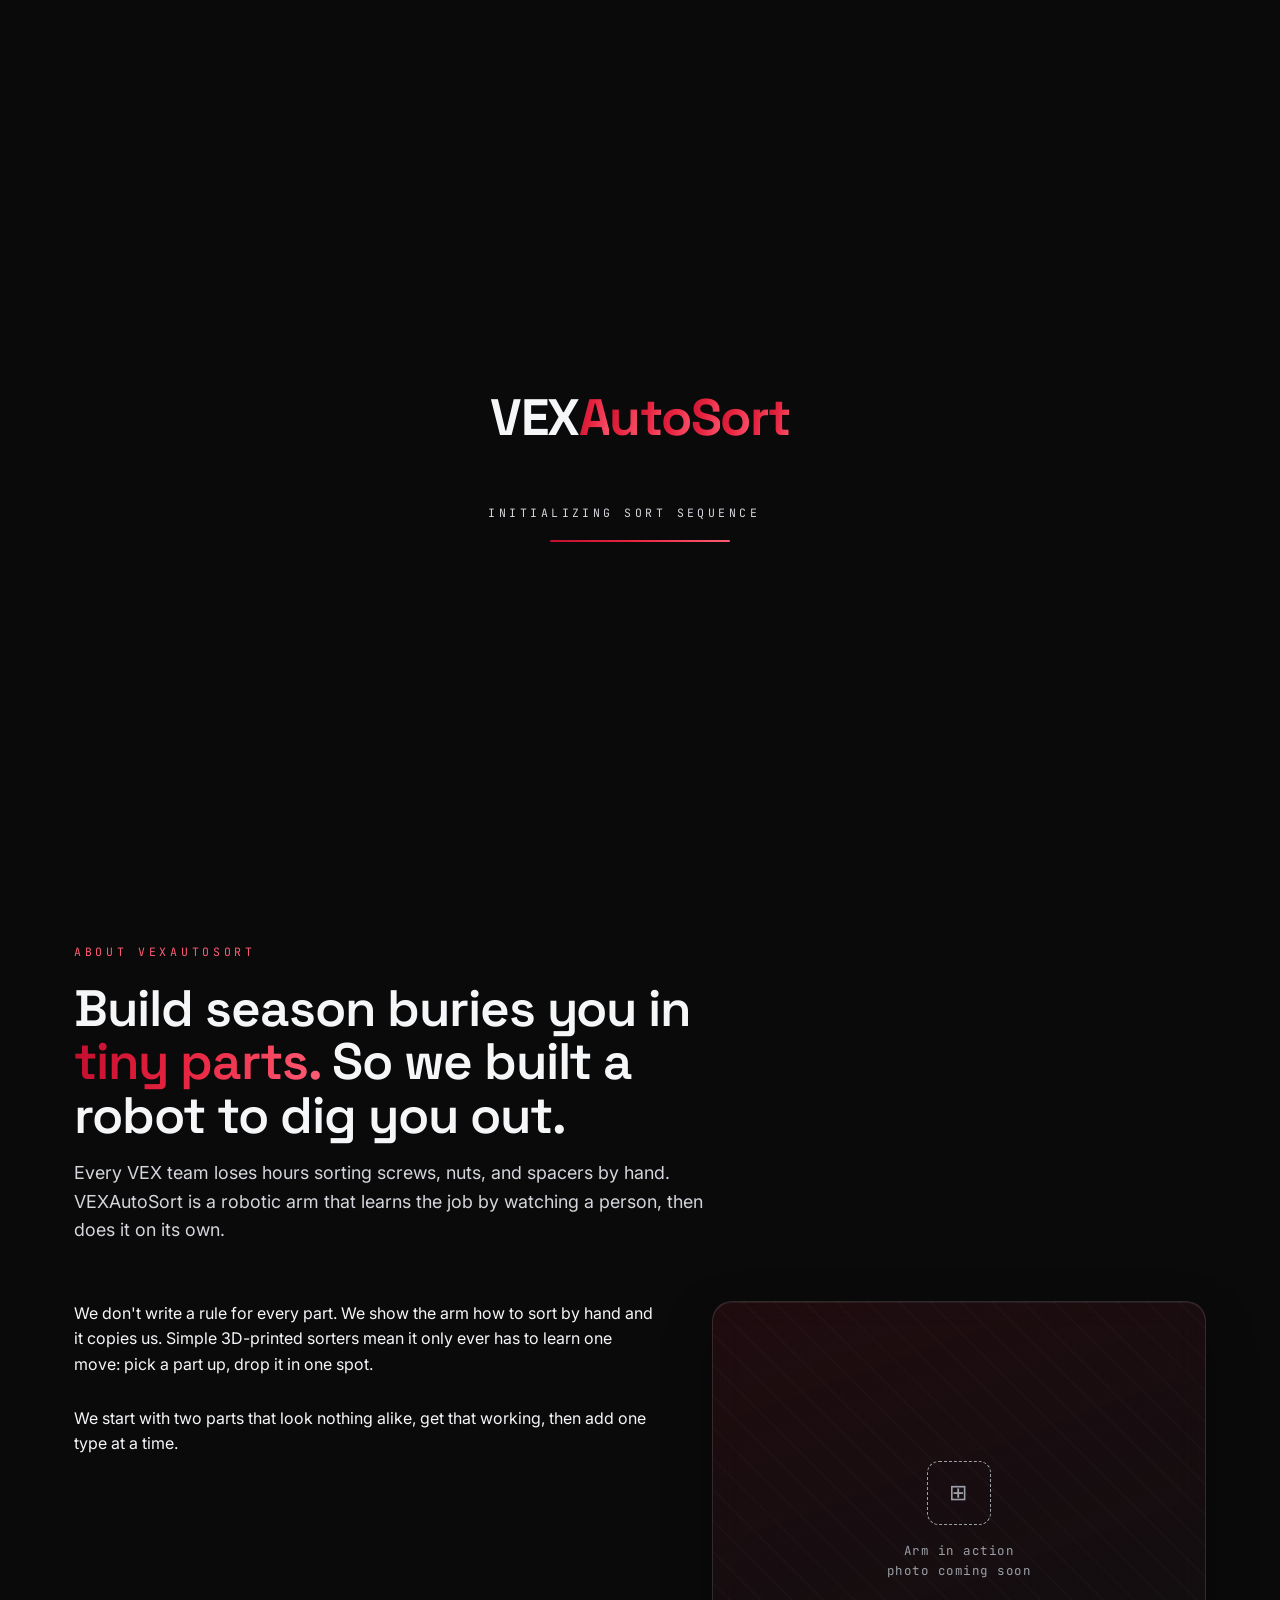
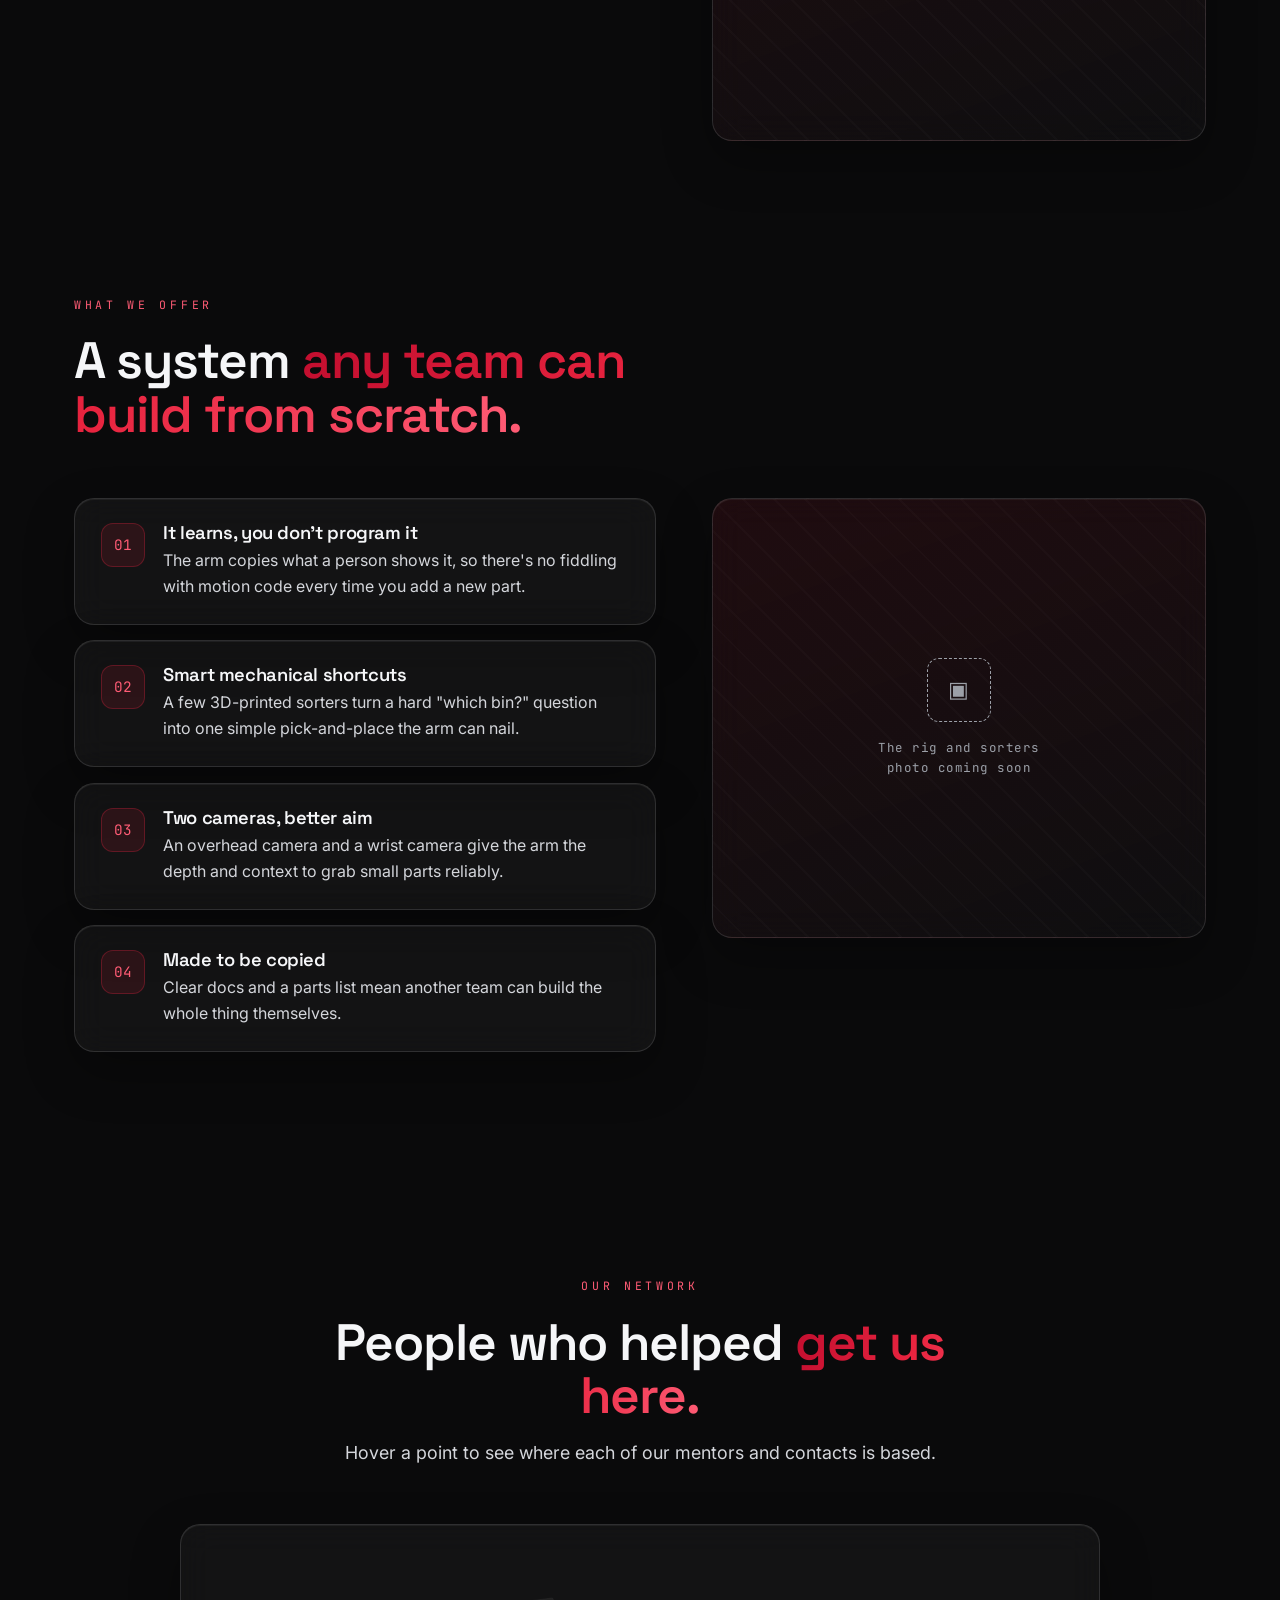
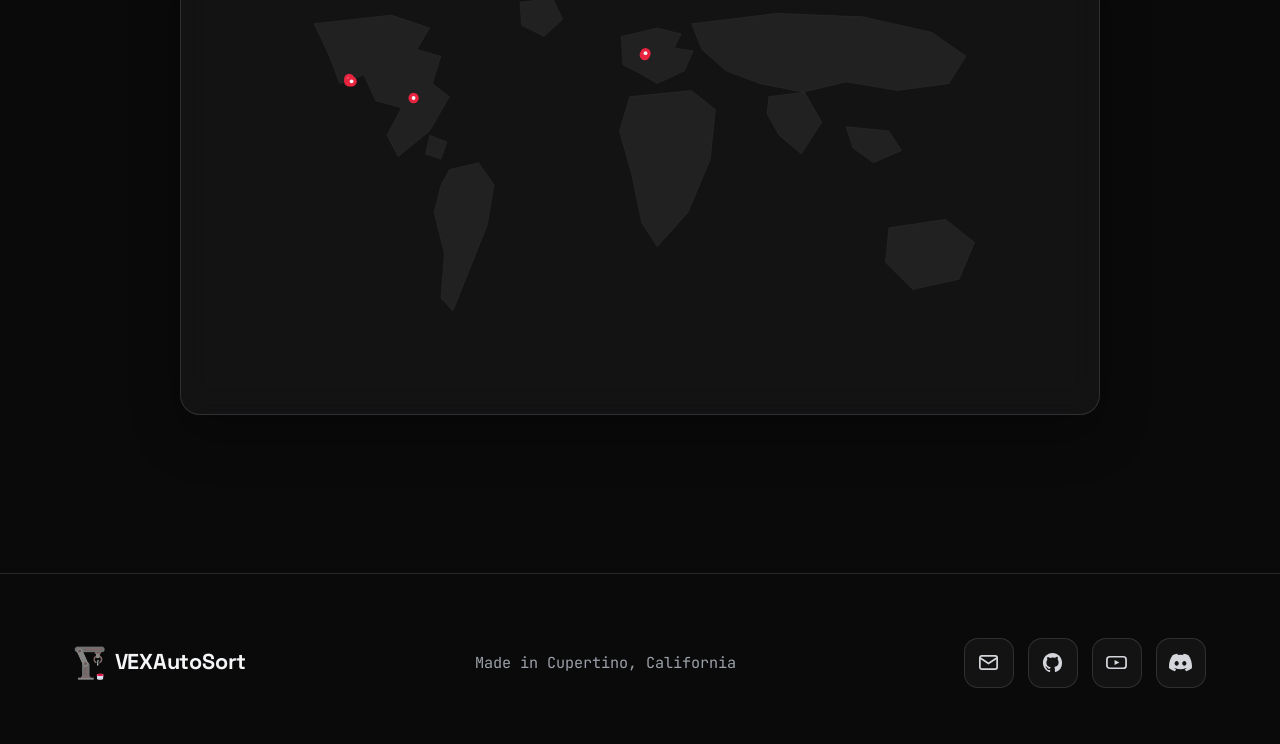
<file: index.html>
<!DOCTYPE html>
<html lang="en">
<head>
<meta charset="UTF-8">
<meta name="viewport" content="width=device-width, initial-scale=1.0">
<title>VEXAutoSort: autonomous VEX part sorting</title>
<link rel="icon" type="image/png" href="logo.png">
<link rel="preconnect" href="https://fonts.googleapis.com">
<link rel="preconnect" href="https://fonts.gstatic.com" crossorigin>
<link href="https://fonts.googleapis.com/css2?family=Space+Grotesk:wght@400;500;600;700&family=Inter:wght@400;500;600&family=JetBrains+Mono:wght@400;500&display=swap" rel="stylesheet">
<link rel="stylesheet" href="styles.css">
</head>
<body>

<div id="boot">
  <div class="boot-stage" id="bootStage"><div class="boot-word" id="bootWord"></div></div>
  <div class="boot-sub">Initializing sort sequence<span class="boot-dots"><span>.</span><span>.</span><span>.</span></span></div>
  <div class="boot-bar"><i></i></div>
</div>

<header class="nav">
  <a href="index.html" class="nav-brand"><img class="logo-mark" src="logo.png" alt="VEXAutoSort logo">VEXAutoSort</a>
  <button class="nav-toggle" id="navToggle" aria-label="Menu"><svg width="22" height="22" viewBox="0 0 24 24" fill="none" stroke="currentColor" stroke-width="2"><path d="M3 6h18M3 12h18M3 18h18"/></svg></button>
  <nav class="nav-links" id="navLinks">
    <a href="index.html" class="active" data-spy="home">Home</a>
    <a href="#about" data-spy="about">About</a>
    <a href="team.html">Team</a>
    <a href="timeline.html">Timeline</a>
    <a href="sponsors.html">Sponsors</a>
    <a href="mentors.html">Mentors</a>
    <a href="contact.html">Contact</a>
  </nav>
</header>

<main>
<section class="hero">
    <div class="hero-video">
      <div class="video-ph-inner">
        <div class="play"><svg width="28" height="28" viewBox="0 0 24 24" fill="#fff" aria-hidden="true"><path d="M8 5v14l11-7z"/></svg></div>
        <div class="video-ph-label">Video coming soon<br><span>watch it sort</span></div>
      </div>
      <div class="hero-scrim"></div>
      <div class="hero-overlay">
        <div class="wrap">
          <h1><span class="gradient-text">VEXAutoSort</span></h1>
          <p class="sub">A robotic arm that sorts your VEX parts for you.</p>
          <div class="hero-cta">
            <a class="btn" href="#about">Learn more <span class="arrow">↓</span></a>
            <a class="btn btn-red" href="timeline.html">See the journey <span class="arrow arrow-x">→</span></a>
          </div>
          <div class="hero-stats">
            <div class="stat"><div class="n gradient-text" data-count="50" data-suffix="+">0</div><div class="l">Part types we're aiming for</div></div>
            <div class="stat"><div class="n gradient-text" data-type="SO-101">&nbsp;</div><div class="l">Arm platform</div></div>
            <div class="stat"><div class="n gradient-text" data-type="ACT">&nbsp;</div><div class="l">Learning method</div></div>
          </div>
        </div>
      </div>
    </div>
  </section>

  <section id="about">
    <div class="wrap">
      <div class="section-head reveal">
        <span class="eyebrow">About VEXAutoSort</span>
        <h2>Build season buries you in <span class="gradient-text">tiny parts.</span> So we built a robot to dig you out.</h2>
        <p>Every VEX team loses hours sorting screws, nuts, and spacers by hand. VEXAutoSort is a robotic arm that learns the job by watching a person, then does it on its own.</p>
      </div>
      <div class="offer-grid">
        <div>
          <p style="margin-bottom:28px;max-width:600px;">We don't write a rule for every part. We show the arm how to sort by hand and it copies us. Simple 3D-printed sorters mean it only ever has to learn one move: pick a part up, drop it in one spot.</p>
          <p style="max-width:600px;">We start with two parts that look nothing alike, get that working, then add one type at a time.</p>
        </div>
        <div class="offer-media glass reveal">
          <div class="placeholder"><div class="frame">⊞</div>Arm in action<br>photo coming soon</div>
        </div>
      </div>
    </div>
  </section>

  <section style="padding-top:40px;">
    <div class="wrap">
      <div class="section-head reveal"><span class="eyebrow">What we offer</span><h2>A system <span class="gradient-text">any team can build from scratch.</span></h2></div>
      <div class="offer-grid">
        <div class="offer-list">
          <div class="offer-item glass reveal"><div class="ic">01</div><div><h3>It learns, you don't program it</h3><p>The arm copies what a person shows it, so there's no fiddling with motion code every time you add a new part.</p></div></div>
          <div class="offer-item glass reveal"><div class="ic">02</div><div><h3>Smart mechanical shortcuts</h3><p>A few 3D-printed sorters turn a hard "which bin?" question into one simple pick-and-place the arm can nail.</p></div></div>
          <div class="offer-item glass reveal"><div class="ic">03</div><div><h3>Two cameras, better aim</h3><p>An overhead camera and a wrist camera give the arm the depth and context to grab small parts reliably.</p></div></div>
          <div class="offer-item glass reveal"><div class="ic">04</div><div><h3>Made to be copied</h3><p>Clear docs and a parts list mean another team can build the whole thing themselves.</p></div></div>
        </div>
        <div class="offer-media glass reveal"><div class="placeholder"><div class="frame">▣</div>The rig and sorters<br>photo coming soon</div></div>
      </div>
    </div>
  </section>

  <section class="map-section">
    <div class="wrap">
      <div class="section-head reveal" style="margin-left:auto;margin-right:auto;">
        <span class="eyebrow" style="justify-content:center;">Our network</span>
        <h2>People who helped <span class="gradient-text">get us here.</span></h2>
        <p style="margin:0 auto;">Hover a point to see where each of our mentors and contacts is based.</p>
      </div>
      <div class="map-wrap glass reveal" id="mapWrap">
        <div class="map-tip" id="mapTip"><div class="name"></div><div class="coord"></div></div>
        <svg class="world" id="worldSvg" viewBox="0 0 1000 500" preserveAspectRatio="xMidYMid meet" aria-label="World map of contacts"></svg>
      </div>
    </div>
  </section>
</main>

<footer class="footer">
  <div class="wrap footer-inner">
    <a href="index.html" class="nav-brand"><img class="logo-mark" src="logo.png" alt="VEXAutoSort logo">VEXAutoSort</a>
    <div class="small">Made in Cupertino, California</div>
    <div class="footer-social">
      <a href="mailto:team@vexautosort.com" aria-label="Email"><svg width="18" height="18" viewBox="0 0 24 24" fill="none" stroke="currentColor" stroke-width="1.8"><rect x="3" y="5" width="18" height="14" rx="2"/><path d="M3 7l9 6 9-6"/></svg></a>
      <a href="https://github.com/HenryW0225/AutoSort" target="_blank" rel="noopener" aria-label="GitHub"><svg width="18" height="18" viewBox="0 0 24 24" fill="currentColor"><path d="M12 2C6.48 2 2 6.58 2 12.25c0 4.53 2.87 8.37 6.84 9.73.5.1.68-.22.68-.49v-1.7c-2.78.62-3.37-1.37-3.37-1.37-.45-1.18-1.11-1.5-1.11-1.5-.91-.63.07-.62.07-.62 1 .07 1.53 1.06 1.53 1.06.9 1.57 2.34 1.12 2.91.85.09-.66.35-1.12.63-1.37-2.22-.26-4.55-1.14-4.55-5.07 0-1.12.39-2.03 1.03-2.75-.1-.26-.45-1.3.1-2.7 0 0 .84-.27 2.75 1.05A9.4 9.4 0 0112 6.84c.85 0 1.71.12 2.51.34 1.91-1.32 2.75-1.05 2.75-1.05.55 1.4.2 2.44.1 2.7.64.72 1.03 1.63 1.03 2.75 0 3.94-2.34 4.81-4.57 5.06.36.32.68.94.68 1.9v2.82c0 .27.18.6.69.49A10.02 10.02 0 0022 12.25C22 6.58 17.52 2 12 2z"/></svg></a>
      <a href="https://www.youtube.com/@VEXAutoSort" target="_blank" rel="noopener" aria-label="YouTube"><svg width="18" height="18" viewBox="0 0 24 24" fill="none" stroke="currentColor" stroke-width="1.8"><rect x="2" y="6" width="20" height="12" rx="3"/><path d="M10 9.5l5 2.5-5 2.5z" fill="currentColor" stroke="none"/></svg></a>
      <a href="#" target="_blank" rel="noopener" aria-label="Discord"><svg width="18" height="18" viewBox="0 0 24 24" fill="currentColor"><path d="M20.317 4.369a19.79 19.79 0 00-4.885-1.515.074.074 0 00-.079.037c-.21.375-.444.864-.608 1.249a18.27 18.27 0 00-5.487 0 12.6 12.6 0 00-.617-1.249.077.077 0 00-.079-.037A19.736 19.736 0 003.677 4.369a.07.07 0 00-.032.027C.533 9.046-.32 13.58.099 18.057a.082.082 0 00.031.057 19.9 19.9 0 005.993 3.03.078.078 0 00.084-.028 14.09 14.09 0 001.226-1.994.076.076 0 00-.041-.106 13.107 13.107 0 01-1.872-.892.077.077 0 01-.008-.128 10.2 10.2 0 00.372-.291.074.074 0 01.077-.01c3.928 1.793 8.18 1.793 12.061 0a.074.074 0 01.078.01c.12.098.246.198.373.291a.077.077 0 01-.006.128 12.299 12.299 0 01-1.873.891.077.077 0 00-.041.107c.36.698.772 1.362 1.225 1.993a.076.076 0 00.084.028 19.839 19.839 0 006.002-3.03.077.077 0 00.032-.054c.5-5.177-.838-9.674-3.549-13.66a.061.061 0 00-.031-.03zM8.02 15.331c-1.182 0-2.157-1.086-2.157-2.419 0-1.333.956-2.419 2.157-2.419 1.21 0 2.176 1.096 2.157 2.419 0 1.333-.956 2.419-2.157 2.419zm7.975 0c-1.182 0-2.157-1.086-2.157-2.419 0-1.333.955-2.419 2.157-2.419 1.21 0 2.176 1.096 2.157 2.419 0 1.333-.946 2.419-2.157 2.419z"/></svg></a>
    </div>
  </div>
</footer>

<script src="map.js"></script>
<script src="app.js"></script>
</body>
</html>
</file>
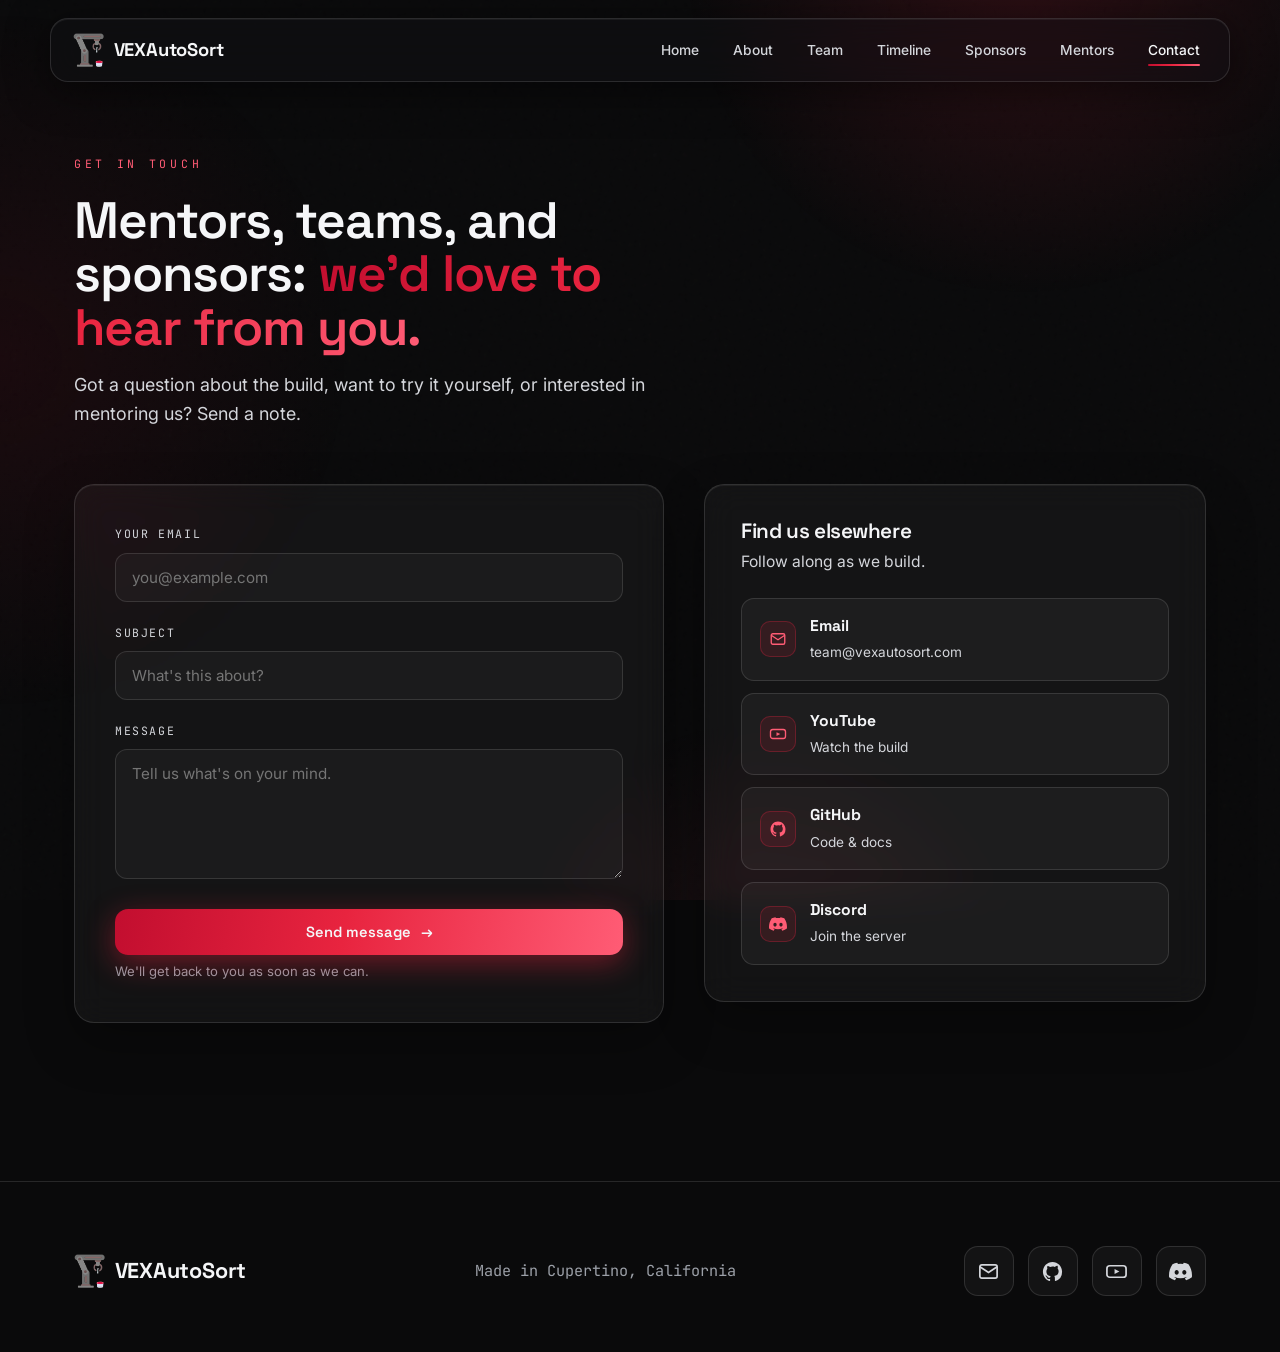
<file: contact.html>
<!DOCTYPE html>
<html lang="en">
<head>
<meta charset="UTF-8">
<meta name="viewport" content="width=device-width, initial-scale=1.0">
<title>Contact · VEXAutoSort</title>
<link rel="icon" type="image/png" href="logo.png">
<link rel="preconnect" href="https://fonts.googleapis.com">
<link rel="preconnect" href="https://fonts.gstatic.com" crossorigin>
<link href="https://fonts.googleapis.com/css2?family=Space+Grotesk:wght@400;500;600;700&family=Inter:wght@400;500;600&family=JetBrains+Mono:wght@400;500&display=swap" rel="stylesheet">
<link rel="stylesheet" href="styles.css">
</head>
<body>



<header class="nav">
  <a href="index.html" class="nav-brand"><img class="logo-mark" src="logo.png" alt="VEXAutoSort logo">VEXAutoSort</a>
  <button class="nav-toggle" id="navToggle" aria-label="Menu"><svg width="22" height="22" viewBox="0 0 24 24" fill="none" stroke="currentColor" stroke-width="2"><path d="M3 6h18M3 12h18M3 18h18"/></svg></button>
  <nav class="nav-links" id="navLinks">
    <a href="index.html">Home</a>
    <a href="index.html#about">About</a>
    <a href="team.html">Team</a>
    <a href="timeline.html">Timeline</a>
    <a href="sponsors.html">Sponsors</a>
    <a href="mentors.html">Mentors</a>
    <a href="contact.html" class="active">Contact</a>
  </nav>
</header>

<main>
<section class="page-top" style="padding-bottom:110px;">
    <div class="wrap">
      <div class="section-head reveal"><span class="eyebrow">Get in touch</span><h2>Mentors, teams, and sponsors: <span class="gradient-text">we'd love to hear from you.</span></h2><p>Got a question about the build, want to try it yourself, or interested in mentoring us? Send a note.</p></div>
      <div class="contact-grid">
        <div class="form glass reveal">
          <div class="field"><label for="email">Your email</label><input type="email" id="email" placeholder="you@example.com" autocomplete="email"></div>
          <div class="field"><label for="subject">Subject</label><input type="text" id="subject" placeholder="What's this about?"></div>
          <div class="field"><label for="inquiry">Message</label><textarea id="inquiry" placeholder="Tell us what's on your mind."></textarea></div>
          <button class="btn btn-red" id="sendBtn" style="width:100%;justify-content:center;">Send message <span class="arrow arrow-x">→</span></button>
          <p class="form-note" id="formNote">We'll get back to you as soon as we can.</p>
        </div>
        <aside class="links-card glass reveal">
          <h3>Find us elsewhere</h3><p>Follow along as we build.</p>
          <div class="social">
            <a href="mailto:team@vexautosort.com"><span class="ic"><svg width="18" height="18" viewBox="0 0 24 24" fill="none" stroke="currentColor" stroke-width="1.8"><rect x="3" y="5" width="18" height="14" rx="2"/><path d="M3 7l9 6 9-6"/></svg></span><span class="meta"><b>Email</b><span>team@vexautosort.com</span></span></a>
            <a href="https://www.youtube.com/@VEXAutoSort" target="_blank" rel="noopener"><span class="ic"><svg width="18" height="18" viewBox="0 0 24 24" fill="none" stroke="currentColor" stroke-width="1.8"><rect x="2" y="6" width="20" height="12" rx="3"/><path d="M10 9.5l5 2.5-5 2.5z" fill="currentColor" stroke="none"/></svg></span><span class="meta"><b>YouTube</b><span>Watch the build</span></span></a>
            <a href="https://github.com/HenryW0225/AutoSort" target="_blank" rel="noopener"><span class="ic"><svg width="18" height="18" viewBox="0 0 24 24" fill="currentColor"><path d="M12 2C6.48 2 2 6.58 2 12.25c0 4.53 2.87 8.37 6.84 9.73.5.1.68-.22.68-.49v-1.7c-2.78.62-3.37-1.37-3.37-1.37-.45-1.18-1.11-1.5-1.11-1.5-.91-.63.07-.62.07-.62 1 .07 1.53 1.06 1.53 1.06.9 1.57 2.34 1.12 2.91.85.09-.66.35-1.12.63-1.37-2.22-.26-4.55-1.14-4.55-5.07 0-1.12.39-2.03 1.03-2.75-.1-.26-.45-1.3.1-2.7 0 0 .84-.27 2.75 1.05A9.4 9.4 0 0112 6.84c.85 0 1.71.12 2.51.34 1.91-1.32 2.75-1.05 2.75-1.05.55 1.4.2 2.44.1 2.7.64.72 1.03 1.63 1.03 2.75 0 3.94-2.34 4.81-4.57 5.06.36.32.68.94.68 1.9v2.82c0 .27.18.6.69.49A10.02 10.02 0 0022 12.25C22 6.58 17.52 2 12 2z"/></svg></span><span class="meta"><b>GitHub</b><span>Code &amp; docs</span></span></a>
            <a href="#" target="_blank" rel="noopener"><span class="ic"><svg width="18" height="18" viewBox="0 0 24 24" fill="currentColor"><path d="M20.317 4.369a19.79 19.79 0 00-4.885-1.515.074.074 0 00-.079.037c-.21.375-.444.864-.608 1.249a18.27 18.27 0 00-5.487 0 12.6 12.6 0 00-.617-1.249.077.077 0 00-.079-.037A19.736 19.736 0 003.677 4.369a.07.07 0 00-.032.027C.533 9.046-.32 13.58.099 18.057a.082.082 0 00.031.057 19.9 19.9 0 005.993 3.03.078.078 0 00.084-.028 14.09 14.09 0 001.226-1.994.076.076 0 00-.041-.106 13.107 13.107 0 01-1.872-.892.077.077 0 01-.008-.128 10.2 10.2 0 00.372-.291.074.074 0 01.077-.01c3.928 1.793 8.18 1.793 12.061 0a.074.074 0 01.078.01c.12.098.246.198.373.291a.077.077 0 01-.006.128 12.299 12.299 0 01-1.873.891.077.077 0 00-.041.107c.36.698.772 1.362 1.225 1.993a.076.076 0 00.084.028 19.839 19.839 0 006.002-3.03.077.077 0 00.032-.054c.5-5.177-.838-9.674-3.549-13.66a.061.061 0 00-.031-.03zM8.02 15.331c-1.182 0-2.157-1.086-2.157-2.419 0-1.333.956-2.419 2.157-2.419 1.21 0 2.176 1.096 2.157 2.419 0 1.333-.956 2.419-2.157 2.419zm7.975 0c-1.182 0-2.157-1.086-2.157-2.419 0-1.333.955-2.419 2.157-2.419 1.21 0 2.176 1.096 2.157 2.419 0 1.333-.946 2.419-2.157 2.419z"/></svg></span><span class="meta"><b>Discord</b><span>Join the server</span></span></a>
          </div>
        </aside>
      </div>
    </div>
  </section>
</main>

<footer class="footer">
  <div class="wrap footer-inner">
    <a href="index.html" class="nav-brand"><img class="logo-mark" src="logo.png" alt="VEXAutoSort logo">VEXAutoSort</a>
    <div class="small">Made in Cupertino, California</div>
    <div class="footer-social">
      <a href="mailto:team@vexautosort.com" aria-label="Email"><svg width="18" height="18" viewBox="0 0 24 24" fill="none" stroke="currentColor" stroke-width="1.8"><rect x="3" y="5" width="18" height="14" rx="2"/><path d="M3 7l9 6 9-6"/></svg></a>
      <a href="https://github.com/HenryW0225/AutoSort" target="_blank" rel="noopener" aria-label="GitHub"><svg width="18" height="18" viewBox="0 0 24 24" fill="currentColor"><path d="M12 2C6.48 2 2 6.58 2 12.25c0 4.53 2.87 8.37 6.84 9.73.5.1.68-.22.68-.49v-1.7c-2.78.62-3.37-1.37-3.37-1.37-.45-1.18-1.11-1.5-1.11-1.5-.91-.63.07-.62.07-.62 1 .07 1.53 1.06 1.53 1.06.9 1.57 2.34 1.12 2.91.85.09-.66.35-1.12.63-1.37-2.22-.26-4.55-1.14-4.55-5.07 0-1.12.39-2.03 1.03-2.75-.1-.26-.45-1.3.1-2.7 0 0 .84-.27 2.75 1.05A9.4 9.4 0 0112 6.84c.85 0 1.71.12 2.51.34 1.91-1.32 2.75-1.05 2.75-1.05.55 1.4.2 2.44.1 2.7.64.72 1.03 1.63 1.03 2.75 0 3.94-2.34 4.81-4.57 5.06.36.32.68.94.68 1.9v2.82c0 .27.18.6.69.49A10.02 10.02 0 0022 12.25C22 6.58 17.52 2 12 2z"/></svg></a>
      <a href="https://www.youtube.com/@VEXAutoSort" target="_blank" rel="noopener" aria-label="YouTube"><svg width="18" height="18" viewBox="0 0 24 24" fill="none" stroke="currentColor" stroke-width="1.8"><rect x="2" y="6" width="20" height="12" rx="3"/><path d="M10 9.5l5 2.5-5 2.5z" fill="currentColor" stroke="none"/></svg></a>
      <a href="#" target="_blank" rel="noopener" aria-label="Discord"><svg width="18" height="18" viewBox="0 0 24 24" fill="currentColor"><path d="M20.317 4.369a19.79 19.79 0 00-4.885-1.515.074.074 0 00-.079.037c-.21.375-.444.864-.608 1.249a18.27 18.27 0 00-5.487 0 12.6 12.6 0 00-.617-1.249.077.077 0 00-.079-.037A19.736 19.736 0 003.677 4.369a.07.07 0 00-.032.027C.533 9.046-.32 13.58.099 18.057a.082.082 0 00.031.057 19.9 19.9 0 005.993 3.03.078.078 0 00.084-.028 14.09 14.09 0 001.226-1.994.076.076 0 00-.041-.106 13.107 13.107 0 01-1.872-.892.077.077 0 01-.008-.128 10.2 10.2 0 00.372-.291.074.074 0 01.077-.01c3.928 1.793 8.18 1.793 12.061 0a.074.074 0 01.078.01c.12.098.246.198.373.291a.077.077 0 01-.006.128 12.299 12.299 0 01-1.873.891.077.077 0 00-.041.107c.36.698.772 1.362 1.225 1.993a.076.076 0 00.084.028 19.839 19.839 0 006.002-3.03.077.077 0 00.032-.054c.5-5.177-.838-9.674-3.549-13.66a.061.061 0 00-.031-.03zM8.02 15.331c-1.182 0-2.157-1.086-2.157-2.419 0-1.333.956-2.419 2.157-2.419 1.21 0 2.176 1.096 2.157 2.419 0 1.333-.956 2.419-2.157 2.419zm7.975 0c-1.182 0-2.157-1.086-2.157-2.419 0-1.333.955-2.419 2.157-2.419 1.21 0 2.176 1.096 2.157 2.419 0 1.333-.946 2.419-2.157 2.419z"/></svg></a>
    </div>
  </div>
</footer>

<script src="map.js"></script>
<script src="app.js"></script>
</body>
</html>
</file>
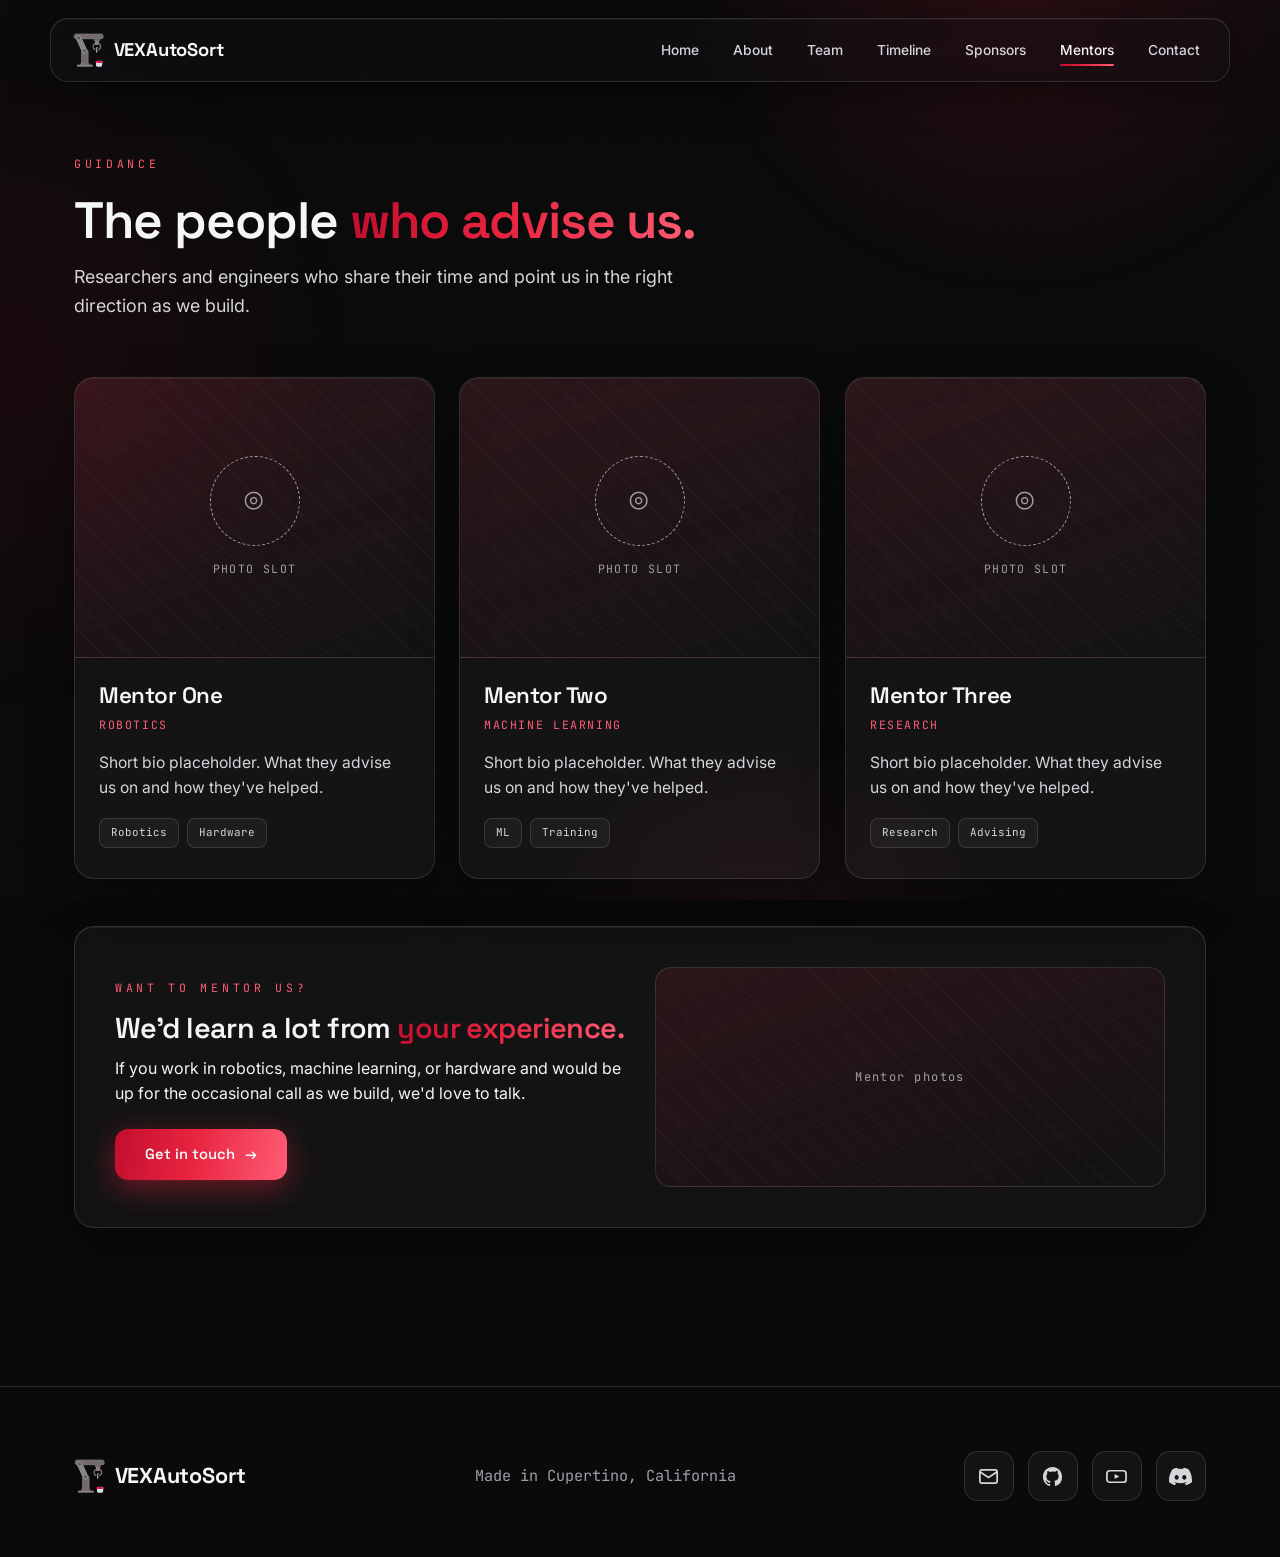
<file: mentors.html>
<!DOCTYPE html>
<html lang="en">
<head>
<meta charset="UTF-8">
<meta name="viewport" content="width=device-width, initial-scale=1.0">
<title>Mentors · VEXAutoSort</title>
<link rel="icon" type="image/png" href="logo.png">
<link rel="preconnect" href="https://fonts.googleapis.com">
<link rel="preconnect" href="https://fonts.gstatic.com" crossorigin>
<link href="https://fonts.googleapis.com/css2?family=Space+Grotesk:wght@400;500;600;700&family=Inter:wght@400;500;600&family=JetBrains+Mono:wght@400;500&display=swap" rel="stylesheet">
<link rel="stylesheet" href="styles.css">
</head>
<body>



<header class="nav">
  <a href="index.html" class="nav-brand"><img class="logo-mark" src="logo.png" alt="VEXAutoSort logo">VEXAutoSort</a>
  <button class="nav-toggle" id="navToggle" aria-label="Menu"><svg width="22" height="22" viewBox="0 0 24 24" fill="none" stroke="currentColor" stroke-width="2"><path d="M3 6h18M3 12h18M3 18h18"/></svg></button>
  <nav class="nav-links" id="navLinks">
    <a href="index.html">Home</a>
    <a href="index.html#about">About</a>
    <a href="team.html">Team</a>
    <a href="timeline.html">Timeline</a>
    <a href="sponsors.html">Sponsors</a>
    <a href="mentors.html" class="active">Mentors</a>
    <a href="contact.html">Contact</a>
  </nav>
</header>

<main>
<section class="page-top" style="padding-bottom:110px;">
    <div class="wrap">
      <div class="section-head reveal"><span class="eyebrow">Guidance</span><h2>The people <span class="gradient-text">who advise us.</span></h2><p>Researchers and engineers who share their time and point us in the right direction as we build.</p></div>
      <div class="team-grid">
        <article class="member glass reveal"><div class="photo"><div class="ph"><div class="ring">◎</div>PHOTO SLOT</div></div><div class="info"><h3>Mentor One</h3><div class="role">Robotics</div><p>Short bio placeholder. What they advise us on and how they've helped.</p><div class="tags"><span class="tag">Robotics</span><span class="tag">Hardware</span></div></div></article>
        <article class="member glass reveal"><div class="photo"><div class="ph"><div class="ring">◎</div>PHOTO SLOT</div></div><div class="info"><h3>Mentor Two</h3><div class="role">Machine learning</div><p>Short bio placeholder. What they advise us on and how they've helped.</p><div class="tags"><span class="tag">ML</span><span class="tag">Training</span></div></div></article>
        <article class="member glass reveal"><div class="photo"><div class="ph"><div class="ring">◎</div>PHOTO SLOT</div></div><div class="info"><h3>Mentor Three</h3><div class="role">Research</div><p>Short bio placeholder. What they advise us on and how they've helped.</p><div class="tags"><span class="tag">Research</span><span class="tag">Advising</span></div></div></article>
      </div>
      <div class="feature-box glass reveal">
        <div><span class="eyebrow">Want to mentor us?</span><h3 style="font-size:1.8rem;margin:14px 0 12px;">We'd learn a lot from <span class="gradient-text">your experience.</span></h3><p>If you work in robotics, machine learning, or hardware and would be up for the occasional call as we build, we'd love to talk.</p><div style="margin-top:22px;"><a class="btn btn-red" href="contact.html">Get in touch <span class="arrow arrow-x">→</span></a></div></div>
        <div class="img-ph" style="height:220px;">Mentor photos</div>
      </div>
    </div>
  </section>
</main>

<footer class="footer">
  <div class="wrap footer-inner">
    <a href="index.html" class="nav-brand"><img class="logo-mark" src="logo.png" alt="VEXAutoSort logo">VEXAutoSort</a>
    <div class="small">Made in Cupertino, California</div>
    <div class="footer-social">
      <a href="mailto:team@vexautosort.com" aria-label="Email"><svg width="18" height="18" viewBox="0 0 24 24" fill="none" stroke="currentColor" stroke-width="1.8"><rect x="3" y="5" width="18" height="14" rx="2"/><path d="M3 7l9 6 9-6"/></svg></a>
      <a href="https://github.com/HenryW0225/AutoSort" target="_blank" rel="noopener" aria-label="GitHub"><svg width="18" height="18" viewBox="0 0 24 24" fill="currentColor"><path d="M12 2C6.48 2 2 6.58 2 12.25c0 4.53 2.87 8.37 6.84 9.73.5.1.68-.22.68-.49v-1.7c-2.78.62-3.37-1.37-3.37-1.37-.45-1.18-1.11-1.5-1.11-1.5-.91-.63.07-.62.07-.62 1 .07 1.53 1.06 1.53 1.06.9 1.57 2.34 1.12 2.91.85.09-.66.35-1.12.63-1.37-2.22-.26-4.55-1.14-4.55-5.07 0-1.12.39-2.03 1.03-2.75-.1-.26-.45-1.3.1-2.7 0 0 .84-.27 2.75 1.05A9.4 9.4 0 0112 6.84c.85 0 1.71.12 2.51.34 1.91-1.32 2.75-1.05 2.75-1.05.55 1.4.2 2.44.1 2.7.64.72 1.03 1.63 1.03 2.75 0 3.94-2.34 4.81-4.57 5.06.36.32.68.94.68 1.9v2.82c0 .27.18.6.69.49A10.02 10.02 0 0022 12.25C22 6.58 17.52 2 12 2z"/></svg></a>
      <a href="https://www.youtube.com/@VEXAutoSort" target="_blank" rel="noopener" aria-label="YouTube"><svg width="18" height="18" viewBox="0 0 24 24" fill="none" stroke="currentColor" stroke-width="1.8"><rect x="2" y="6" width="20" height="12" rx="3"/><path d="M10 9.5l5 2.5-5 2.5z" fill="currentColor" stroke="none"/></svg></a>
      <a href="#" target="_blank" rel="noopener" aria-label="Discord"><svg width="18" height="18" viewBox="0 0 24 24" fill="currentColor"><path d="M20.317 4.369a19.79 19.79 0 00-4.885-1.515.074.074 0 00-.079.037c-.21.375-.444.864-.608 1.249a18.27 18.27 0 00-5.487 0 12.6 12.6 0 00-.617-1.249.077.077 0 00-.079-.037A19.736 19.736 0 003.677 4.369a.07.07 0 00-.032.027C.533 9.046-.32 13.58.099 18.057a.082.082 0 00.031.057 19.9 19.9 0 005.993 3.03.078.078 0 00.084-.028 14.09 14.09 0 001.226-1.994.076.076 0 00-.041-.106 13.107 13.107 0 01-1.872-.892.077.077 0 01-.008-.128 10.2 10.2 0 00.372-.291.074.074 0 01.077-.01c3.928 1.793 8.18 1.793 12.061 0a.074.074 0 01.078.01c.12.098.246.198.373.291a.077.077 0 01-.006.128 12.299 12.299 0 01-1.873.891.077.077 0 00-.041.107c.36.698.772 1.362 1.225 1.993a.076.076 0 00.084.028 19.839 19.839 0 006.002-3.03.077.077 0 00.032-.054c.5-5.177-.838-9.674-3.549-13.66a.061.061 0 00-.031-.03zM8.02 15.331c-1.182 0-2.157-1.086-2.157-2.419 0-1.333.956-2.419 2.157-2.419 1.21 0 2.176 1.096 2.157 2.419 0 1.333-.956 2.419-2.157 2.419zm7.975 0c-1.182 0-2.157-1.086-2.157-2.419 0-1.333.955-2.419 2.157-2.419 1.21 0 2.176 1.096 2.157 2.419 0 1.333-.946 2.419-2.157 2.419z"/></svg></a>
    </div>
  </div>
</footer>

<script src="map.js"></script>
<script src="app.js"></script>
</body>
</html>
</file>
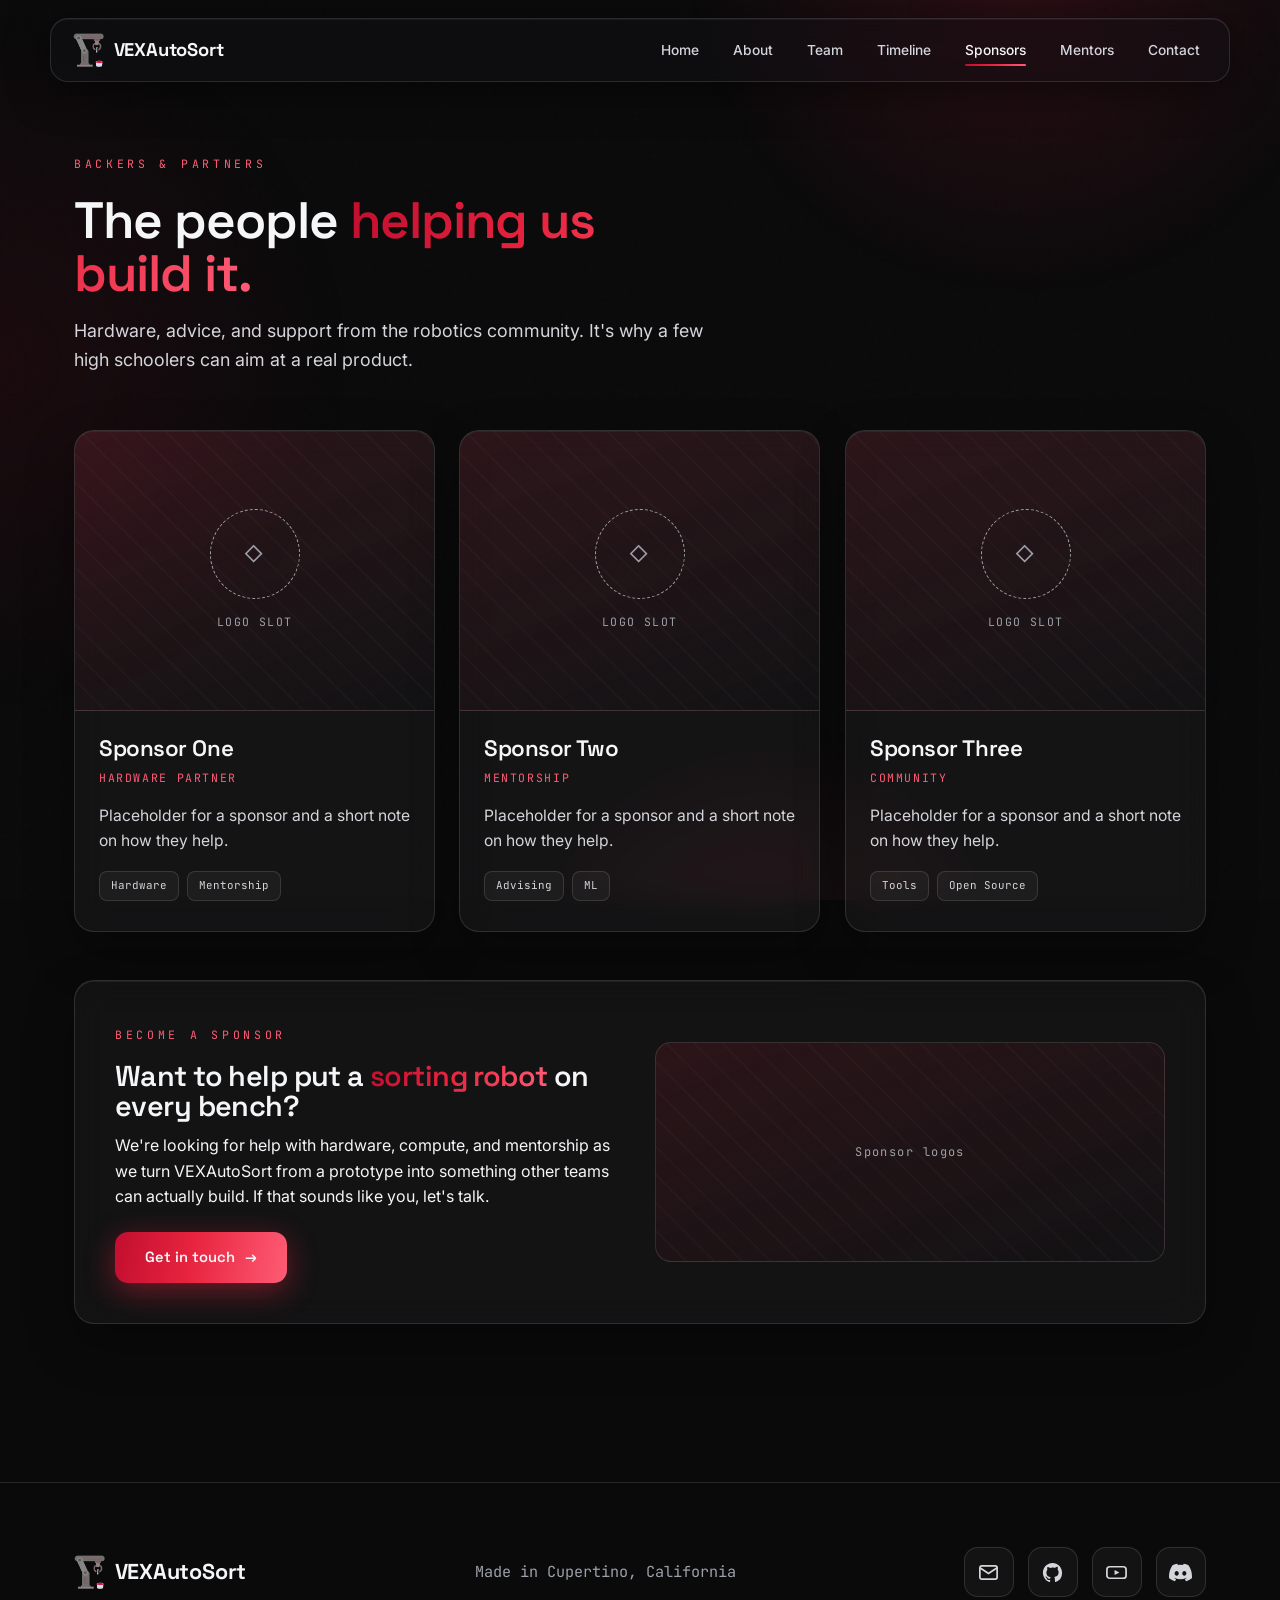
<file: sponsors.html>
<!DOCTYPE html>
<html lang="en">
<head>
<meta charset="UTF-8">
<meta name="viewport" content="width=device-width, initial-scale=1.0">
<title>Sponsors · VEXAutoSort</title>
<link rel="icon" type="image/png" href="logo.png">
<link rel="preconnect" href="https://fonts.googleapis.com">
<link rel="preconnect" href="https://fonts.gstatic.com" crossorigin>
<link href="https://fonts.googleapis.com/css2?family=Space+Grotesk:wght@400;500;600;700&family=Inter:wght@400;500;600&family=JetBrains+Mono:wght@400;500&display=swap" rel="stylesheet">
<link rel="stylesheet" href="styles.css">
</head>
<body>



<header class="nav">
  <a href="index.html" class="nav-brand"><img class="logo-mark" src="logo.png" alt="VEXAutoSort logo">VEXAutoSort</a>
  <button class="nav-toggle" id="navToggle" aria-label="Menu"><svg width="22" height="22" viewBox="0 0 24 24" fill="none" stroke="currentColor" stroke-width="2"><path d="M3 6h18M3 12h18M3 18h18"/></svg></button>
  <nav class="nav-links" id="navLinks">
    <a href="index.html">Home</a>
    <a href="index.html#about">About</a>
    <a href="team.html">Team</a>
    <a href="timeline.html">Timeline</a>
    <a href="sponsors.html" class="active">Sponsors</a>
    <a href="mentors.html">Mentors</a>
    <a href="contact.html">Contact</a>
  </nav>
</header>

<main>
<section class="page-top" style="padding-bottom:110px;">
    <div class="wrap">
      <div class="section-head reveal"><span class="eyebrow">Backers &amp; partners</span><h2>The people <span class="gradient-text">helping us build it.</span></h2><p>Hardware, advice, and support from the robotics community. It's why a few high schoolers can aim at a real product.</p></div>
      <div class="team-grid">
        <article class="member glass reveal"><div class="photo"><div class="ph"><div class="ring">◇</div>LOGO SLOT</div></div><div class="info"><h3>Sponsor One</h3><div class="role">Hardware partner</div><p>Placeholder for a sponsor and a short note on how they help.</p><div class="tags"><span class="tag">Hardware</span><span class="tag">Mentorship</span></div></div></article>
        <article class="member glass reveal"><div class="photo"><div class="ph"><div class="ring">◇</div>LOGO SLOT</div></div><div class="info"><h3>Sponsor Two</h3><div class="role">Mentorship</div><p>Placeholder for a sponsor and a short note on how they help.</p><div class="tags"><span class="tag">Advising</span><span class="tag">ML</span></div></div></article>
        <article class="member glass reveal"><div class="photo"><div class="ph"><div class="ring">◇</div>LOGO SLOT</div></div><div class="info"><h3>Sponsor Three</h3><div class="role">Community</div><p>Placeholder for a sponsor and a short note on how they help.</p><div class="tags"><span class="tag">Tools</span><span class="tag">Open Source</span></div></div></article>
      </div>
      <div class="feature-box glass reveal">
        <div><span class="eyebrow">Become a sponsor</span><h3 style="font-size:1.8rem;margin:14px 0 12px;">Want to help put a <span class="gradient-text">sorting robot</span> on every bench?</h3><p>We're looking for help with hardware, compute, and mentorship as we turn VEXAutoSort from a prototype into something other teams can actually build. If that sounds like you, let's talk.</p><div style="margin-top:22px;"><a class="btn btn-red" href="contact.html">Get in touch <span class="arrow arrow-x">→</span></a></div></div>
        <div class="img-ph" style="height:220px;">Sponsor logos</div>
      </div>
    </div>
  </section>
</main>

<footer class="footer">
  <div class="wrap footer-inner">
    <a href="index.html" class="nav-brand"><img class="logo-mark" src="logo.png" alt="VEXAutoSort logo">VEXAutoSort</a>
    <div class="small">Made in Cupertino, California</div>
    <div class="footer-social">
      <a href="mailto:team@vexautosort.com" aria-label="Email"><svg width="18" height="18" viewBox="0 0 24 24" fill="none" stroke="currentColor" stroke-width="1.8"><rect x="3" y="5" width="18" height="14" rx="2"/><path d="M3 7l9 6 9-6"/></svg></a>
      <a href="https://github.com/HenryW0225/AutoSort" target="_blank" rel="noopener" aria-label="GitHub"><svg width="18" height="18" viewBox="0 0 24 24" fill="currentColor"><path d="M12 2C6.48 2 2 6.58 2 12.25c0 4.53 2.87 8.37 6.84 9.73.5.1.68-.22.68-.49v-1.7c-2.78.62-3.37-1.37-3.37-1.37-.45-1.18-1.11-1.5-1.11-1.5-.91-.63.07-.62.07-.62 1 .07 1.53 1.06 1.53 1.06.9 1.57 2.34 1.12 2.91.85.09-.66.35-1.12.63-1.37-2.22-.26-4.55-1.14-4.55-5.07 0-1.12.39-2.03 1.03-2.75-.1-.26-.45-1.3.1-2.7 0 0 .84-.27 2.75 1.05A9.4 9.4 0 0112 6.84c.85 0 1.71.12 2.51.34 1.91-1.32 2.75-1.05 2.75-1.05.55 1.4.2 2.44.1 2.7.64.72 1.03 1.63 1.03 2.75 0 3.94-2.34 4.81-4.57 5.06.36.32.68.94.68 1.9v2.82c0 .27.18.6.69.49A10.02 10.02 0 0022 12.25C22 6.58 17.52 2 12 2z"/></svg></a>
      <a href="https://www.youtube.com/@VEXAutoSort" target="_blank" rel="noopener" aria-label="YouTube"><svg width="18" height="18" viewBox="0 0 24 24" fill="none" stroke="currentColor" stroke-width="1.8"><rect x="2" y="6" width="20" height="12" rx="3"/><path d="M10 9.5l5 2.5-5 2.5z" fill="currentColor" stroke="none"/></svg></a>
      <a href="#" target="_blank" rel="noopener" aria-label="Discord"><svg width="18" height="18" viewBox="0 0 24 24" fill="currentColor"><path d="M20.317 4.369a19.79 19.79 0 00-4.885-1.515.074.074 0 00-.079.037c-.21.375-.444.864-.608 1.249a18.27 18.27 0 00-5.487 0 12.6 12.6 0 00-.617-1.249.077.077 0 00-.079-.037A19.736 19.736 0 003.677 4.369a.07.07 0 00-.032.027C.533 9.046-.32 13.58.099 18.057a.082.082 0 00.031.057 19.9 19.9 0 005.993 3.03.078.078 0 00.084-.028 14.09 14.09 0 001.226-1.994.076.076 0 00-.041-.106 13.107 13.107 0 01-1.872-.892.077.077 0 01-.008-.128 10.2 10.2 0 00.372-.291.074.074 0 01.077-.01c3.928 1.793 8.18 1.793 12.061 0a.074.074 0 01.078.01c.12.098.246.198.373.291a.077.077 0 01-.006.128 12.299 12.299 0 01-1.873.891.077.077 0 00-.041.107c.36.698.772 1.362 1.225 1.993a.076.076 0 00.084.028 19.839 19.839 0 006.002-3.03.077.077 0 00.032-.054c.5-5.177-.838-9.674-3.549-13.66a.061.061 0 00-.031-.03zM8.02 15.331c-1.182 0-2.157-1.086-2.157-2.419 0-1.333.956-2.419 2.157-2.419 1.21 0 2.176 1.096 2.157 2.419 0 1.333-.956 2.419-2.157 2.419zm7.975 0c-1.182 0-2.157-1.086-2.157-2.419 0-1.333.955-2.419 2.157-2.419 1.21 0 2.176 1.096 2.157 2.419 0 1.333-.946 2.419-2.157 2.419z"/></svg></a>
    </div>
  </div>
</footer>

<script src="map.js"></script>
<script src="app.js"></script>
</body>
</html>
</file>
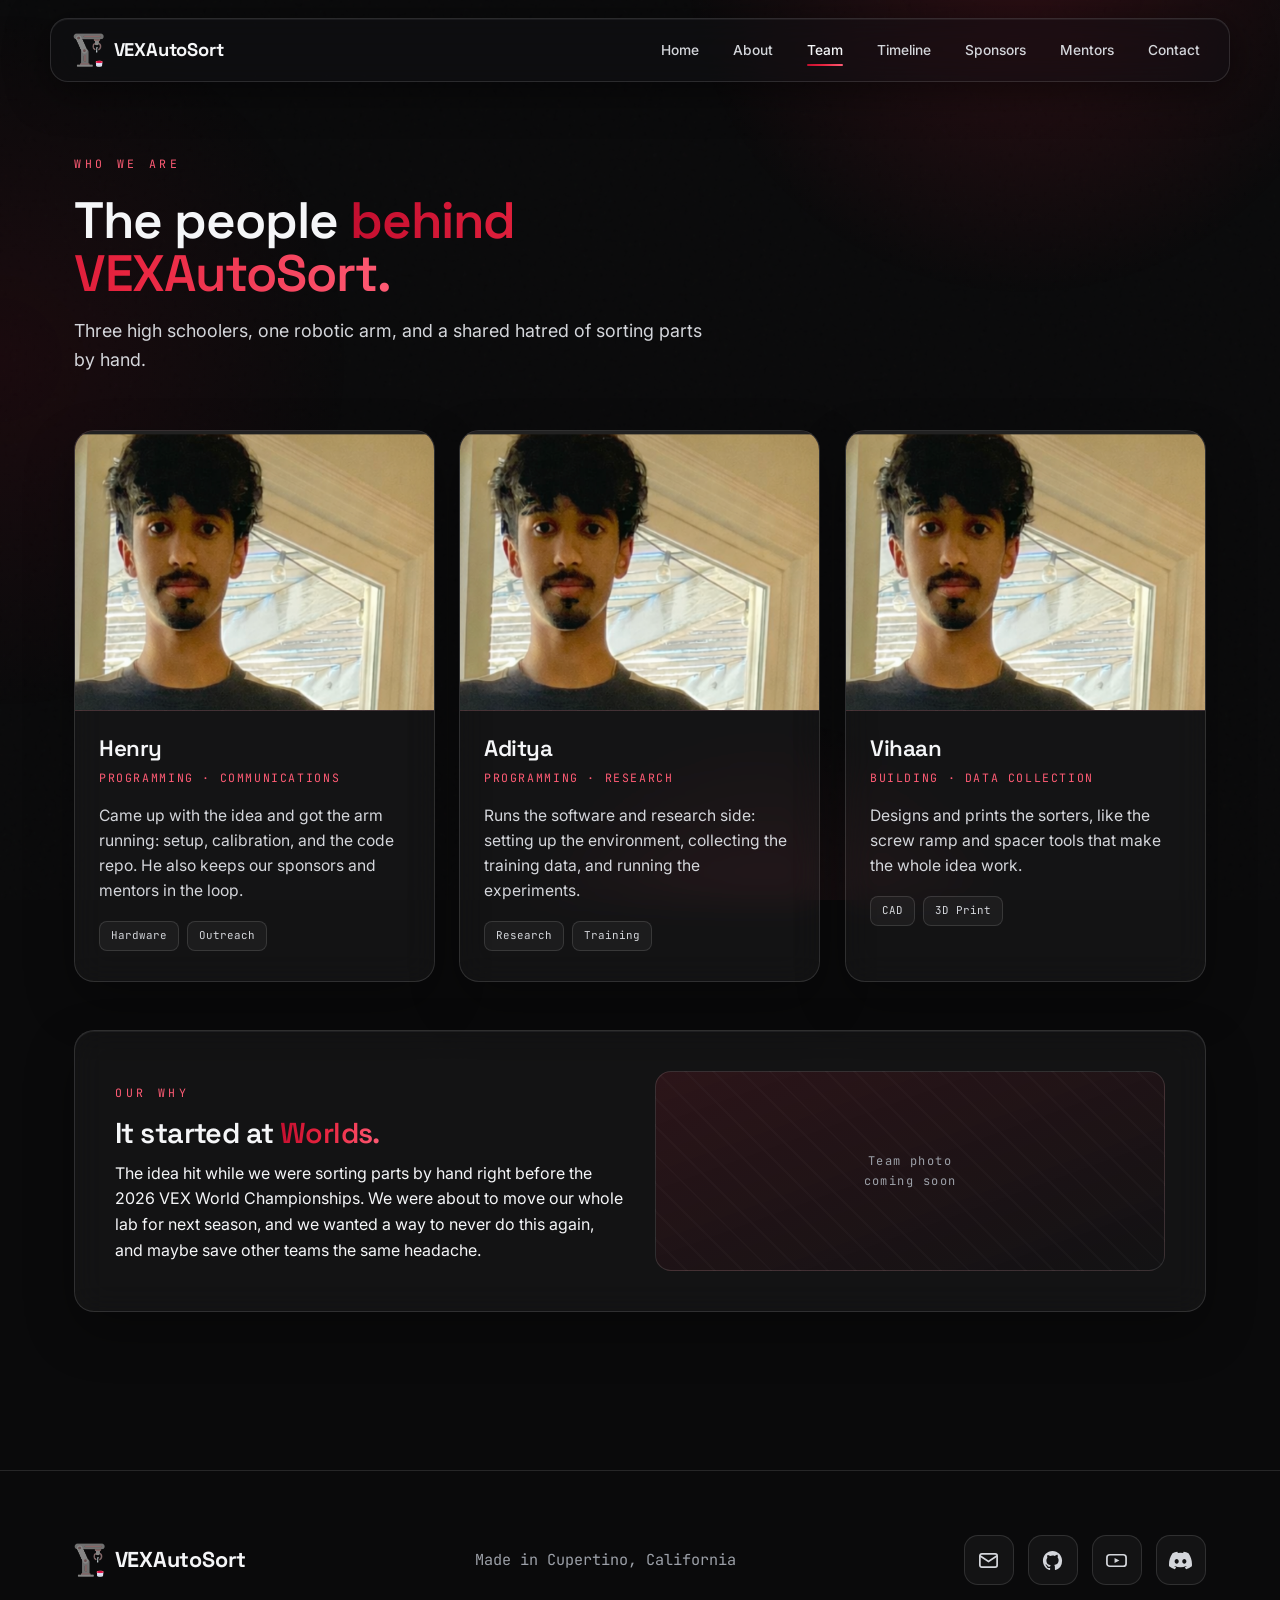
<file: team.html>
<!DOCTYPE html>
<html lang="en">
<head>
<meta charset="UTF-8">
<meta name="viewport" content="width=device-width, initial-scale=1.0">
<title>Team · VEXAutoSort</title>
<link rel="icon" type="image/png" href="logo.png">
<link rel="preconnect" href="https://fonts.googleapis.com">
<link rel="preconnect" href="https://fonts.gstatic.com" crossorigin>
<link href="https://fonts.googleapis.com/css2?family=Space+Grotesk:wght@400;500;600;700&family=Inter:wght@400;500;600&family=JetBrains+Mono:wght@400;500&display=swap" rel="stylesheet">
<link rel="stylesheet" href="styles.css">
</head>
<body>



<header class="nav">
  <a href="index.html" class="nav-brand"><img class="logo-mark" src="logo.png" alt="VEXAutoSort logo">VEXAutoSort</a>
  <button class="nav-toggle" id="navToggle" aria-label="Menu"><svg width="22" height="22" viewBox="0 0 24 24" fill="none" stroke="currentColor" stroke-width="2"><path d="M3 6h18M3 12h18M3 18h18"/></svg></button>
  <nav class="nav-links" id="navLinks">
    <a href="index.html">Home</a>
    <a href="index.html#about">About</a>
    <a href="team.html" class="active">Team</a>
    <a href="timeline.html">Timeline</a>
    <a href="sponsors.html">Sponsors</a>
    <a href="mentors.html">Mentors</a>
    <a href="contact.html">Contact</a>
  </nav>
</header>

<main>
<section class="page-top" style="padding-bottom:110px;">
    <div class="wrap">
      <div class="section-head reveal"><span class="eyebrow">Who we are</span><h2>The people <span class="gradient-text">behind VEXAutoSort.</span></h2><p>Three high schoolers, one robotic arm, and a shared hatred of sorting parts by hand.</p></div>
      <div class="team-grid">
        <article class="member glass reveal"><div class="photo"><img src="henry.png" alt="Henry"></div><div class="info"><h3>Henry</h3><div class="role">Programming · Communications</div><p>Came up with the idea and got the arm running: setup, calibration, and the code repo. He also keeps our sponsors and mentors in the loop.</p><div class="tags"><span class="tag">Hardware</span><span class="tag">Outreach</span></div></div></article>
        <article class="member glass reveal"><div class="photo"><img src="aditya.png" alt="Aditya"></div><div class="info"><h3>Aditya</h3><div class="role">Programming · Research</div><p>Runs the software and research side: setting up the environment, collecting the training data, and running the experiments.</p><div class="tags"><span class="tag">Research</span><span class="tag">Training</span></div></div></article>
        <article class="member glass reveal"><div class="photo"><img src="vihaan.png" alt="Vihaan"></div><div class="info"><h3>Vihaan</h3><div class="role">Building · Data Collection</div><p>Designs and prints the sorters, like the screw ramp and spacer tools that make the whole idea work.</p><div class="tags"><span class="tag">CAD</span><span class="tag">3D Print</span></div></div></article>
      </div>
      <div class="feature-box glass reveal">
        <div><span class="eyebrow">Our why</span><h3 style="font-size:1.8rem;margin:14px 0 12px;">It started at <span class="gradient-text">Worlds.</span></h3><p>The idea hit while we were sorting parts by hand right before the 2026 VEX World Championships. We were about to move our whole lab for next season, and we wanted a way to never do this again, and maybe save other teams the same headache.</p></div>
        <div class="img-ph">Team photo<br>coming soon</div>
      </div>
    </div>
  </section>
</main>

<footer class="footer">
  <div class="wrap footer-inner">
    <a href="index.html" class="nav-brand"><img class="logo-mark" src="logo.png" alt="VEXAutoSort logo">VEXAutoSort</a>
    <div class="small">Made in Cupertino, California</div>
    <div class="footer-social">
      <a href="mailto:team@vexautosort.com" aria-label="Email"><svg width="18" height="18" viewBox="0 0 24 24" fill="none" stroke="currentColor" stroke-width="1.8"><rect x="3" y="5" width="18" height="14" rx="2"/><path d="M3 7l9 6 9-6"/></svg></a>
      <a href="https://github.com/HenryW0225/AutoSort" target="_blank" rel="noopener" aria-label="GitHub"><svg width="18" height="18" viewBox="0 0 24 24" fill="currentColor"><path d="M12 2C6.48 2 2 6.58 2 12.25c0 4.53 2.87 8.37 6.84 9.73.5.1.68-.22.68-.49v-1.7c-2.78.62-3.37-1.37-3.37-1.37-.45-1.18-1.11-1.5-1.11-1.5-.91-.63.07-.62.07-.62 1 .07 1.53 1.06 1.53 1.06.9 1.57 2.34 1.12 2.91.85.09-.66.35-1.12.63-1.37-2.22-.26-4.55-1.14-4.55-5.07 0-1.12.39-2.03 1.03-2.75-.1-.26-.45-1.3.1-2.7 0 0 .84-.27 2.75 1.05A9.4 9.4 0 0112 6.84c.85 0 1.71.12 2.51.34 1.91-1.32 2.75-1.05 2.75-1.05.55 1.4.2 2.44.1 2.7.64.72 1.03 1.63 1.03 2.75 0 3.94-2.34 4.81-4.57 5.06.36.32.68.94.68 1.9v2.82c0 .27.18.6.69.49A10.02 10.02 0 0022 12.25C22 6.58 17.52 2 12 2z"/></svg></a>
      <a href="https://www.youtube.com/@VEXAutoSort" target="_blank" rel="noopener" aria-label="YouTube"><svg width="18" height="18" viewBox="0 0 24 24" fill="none" stroke="currentColor" stroke-width="1.8"><rect x="2" y="6" width="20" height="12" rx="3"/><path d="M10 9.5l5 2.5-5 2.5z" fill="currentColor" stroke="none"/></svg></a>
      <a href="#" target="_blank" rel="noopener" aria-label="Discord"><svg width="18" height="18" viewBox="0 0 24 24" fill="currentColor"><path d="M20.317 4.369a19.79 19.79 0 00-4.885-1.515.074.074 0 00-.079.037c-.21.375-.444.864-.608 1.249a18.27 18.27 0 00-5.487 0 12.6 12.6 0 00-.617-1.249.077.077 0 00-.079-.037A19.736 19.736 0 003.677 4.369a.07.07 0 00-.032.027C.533 9.046-.32 13.58.099 18.057a.082.082 0 00.031.057 19.9 19.9 0 005.993 3.03.078.078 0 00.084-.028 14.09 14.09 0 001.226-1.994.076.076 0 00-.041-.106 13.107 13.107 0 01-1.872-.892.077.077 0 01-.008-.128 10.2 10.2 0 00.372-.291.074.074 0 01.077-.01c3.928 1.793 8.18 1.793 12.061 0a.074.074 0 01.078.01c.12.098.246.198.373.291a.077.077 0 01-.006.128 12.299 12.299 0 01-1.873.891.077.077 0 00-.041.107c.36.698.772 1.362 1.225 1.993a.076.076 0 00.084.028 19.839 19.839 0 006.002-3.03.077.077 0 00.032-.054c.5-5.177-.838-9.674-3.549-13.66a.061.061 0 00-.031-.03zM8.02 15.331c-1.182 0-2.157-1.086-2.157-2.419 0-1.333.956-2.419 2.157-2.419 1.21 0 2.176 1.096 2.157 2.419 0 1.333-.956 2.419-2.157 2.419zm7.975 0c-1.182 0-2.157-1.086-2.157-2.419 0-1.333.955-2.419 2.157-2.419 1.21 0 2.176 1.096 2.157 2.419 0 1.333-.946 2.419-2.157 2.419z"/></svg></a>
    </div>
  </div>
</footer>

<script src="map.js"></script>
<script src="app.js"></script>
</body>
</html>
</file>
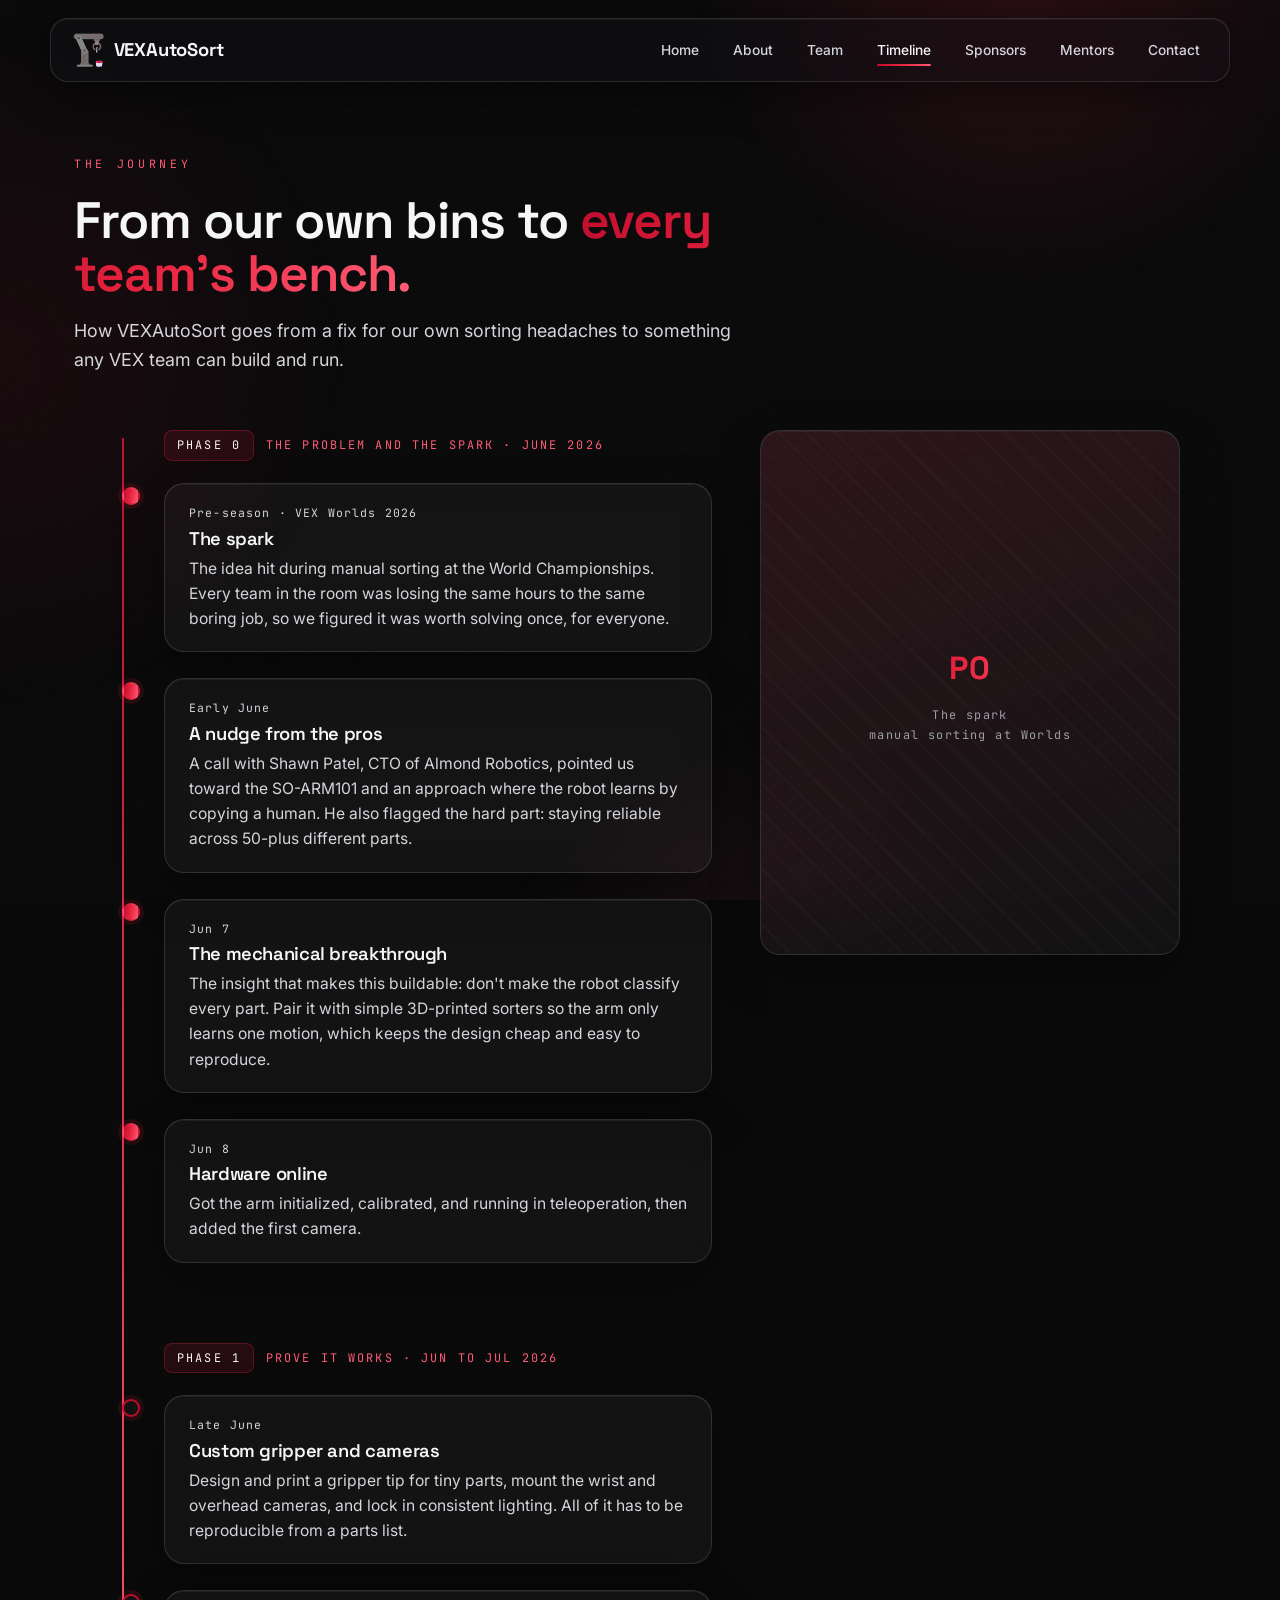
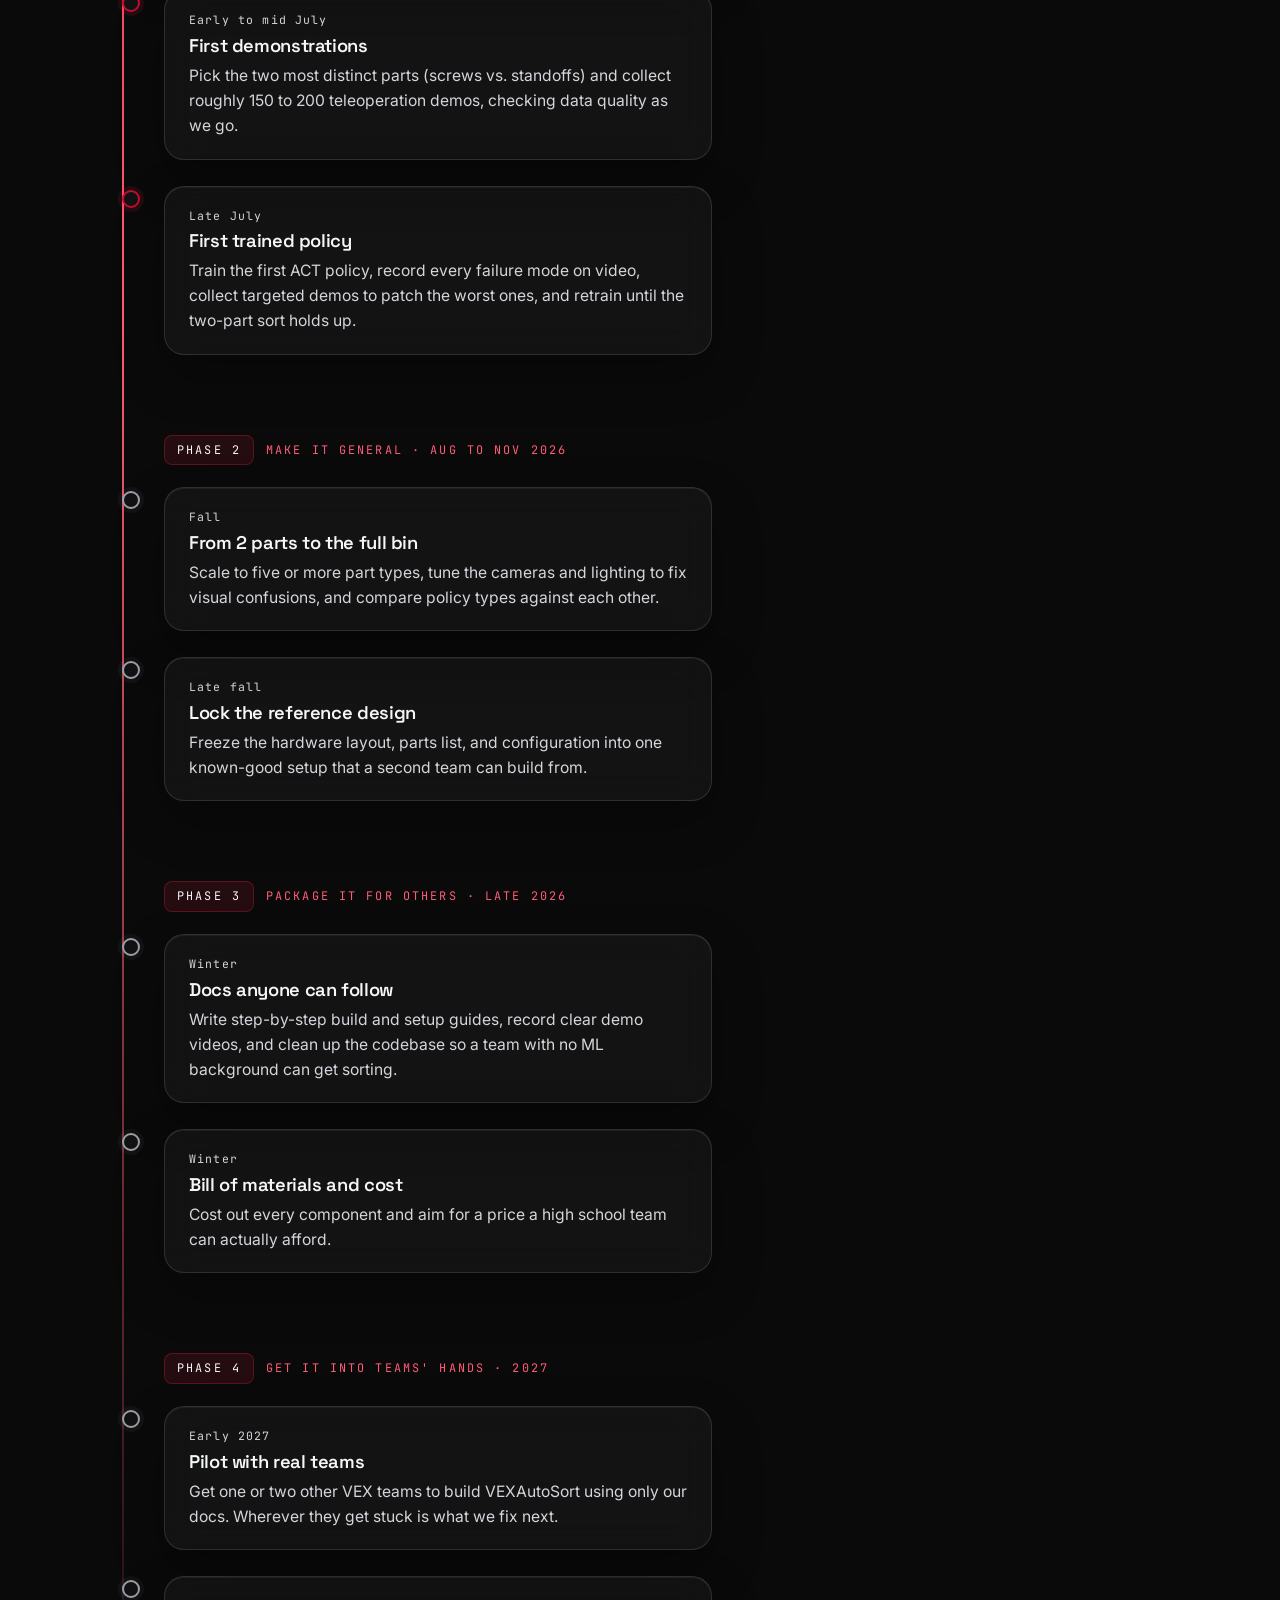
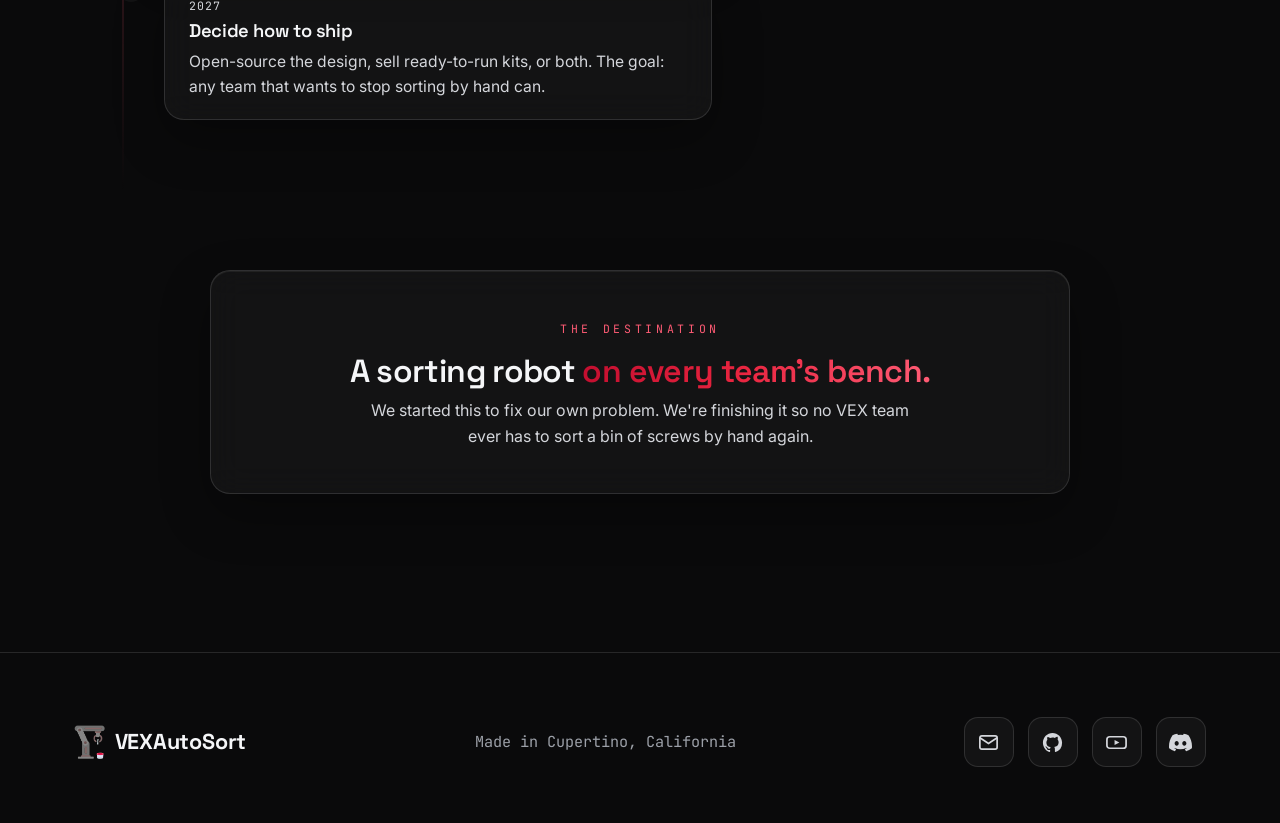
<file: timeline.html>
<!DOCTYPE html>
<html lang="en">
<head>
<meta charset="UTF-8">
<meta name="viewport" content="width=device-width, initial-scale=1.0">
<title>Timeline · VEXAutoSort</title>
<link rel="icon" type="image/png" href="logo.png">
<link rel="preconnect" href="https://fonts.googleapis.com">
<link rel="preconnect" href="https://fonts.gstatic.com" crossorigin>
<link href="https://fonts.googleapis.com/css2?family=Space+Grotesk:wght@400;500;600;700&family=Inter:wght@400;500;600&family=JetBrains+Mono:wght@400;500&display=swap" rel="stylesheet">
<link rel="stylesheet" href="styles.css">
</head>
<body>



<header class="nav">
  <a href="index.html" class="nav-brand"><img class="logo-mark" src="logo.png" alt="VEXAutoSort logo">VEXAutoSort</a>
  <button class="nav-toggle" id="navToggle" aria-label="Menu"><svg width="22" height="22" viewBox="0 0 24 24" fill="none" stroke="currentColor" stroke-width="2"><path d="M3 6h18M3 12h18M3 18h18"/></svg></button>
  <nav class="nav-links" id="navLinks">
    <a href="index.html">Home</a>
    <a href="index.html#about">About</a>
    <a href="team.html">Team</a>
    <a href="timeline.html" class="active">Timeline</a>
    <a href="sponsors.html">Sponsors</a>
    <a href="mentors.html">Mentors</a>
    <a href="contact.html">Contact</a>
  </nav>
</header>

<main>
<section class="page-top" style="padding-bottom:110px;">
    <div class="wrap">
      <div class="section-head reveal" style="max-width:680px;"><span class="eyebrow">The journey</span><h2>From our own bins to <span class="gradient-text">every team's bench.</span></h2><p>How VEXAutoSort goes from a fix for our own sorting headaches to something any VEX team can build and run.</p></div>
      <div class="tl-layout">
      <div class="tl">
        <div class="phase" data-phase="0">
          <div class="phase-label reveal"><span class="ptag">Phase 0</span> The problem and the spark · June 2026</div>
          <div class="event done reveal"><div class="enode"></div><div class="card glass"><div class="date">Pre-season · VEX Worlds 2026</div><h3>The spark</h3><p>The idea hit during manual sorting at the World Championships. Every team in the room was losing the same hours to the same boring job, so we figured it was worth solving once, for everyone.</p></div></div>
          <div class="event done reveal"><div class="enode"></div><div class="card glass"><div class="date">Early June</div><h3>A nudge from the pros</h3><p>A call with Shawn Patel, CTO of Almond Robotics, pointed us toward the SO-ARM101 and an approach where the robot learns by copying a human. He also flagged the hard part: staying reliable across 50-plus different parts.</p></div></div>
          <div class="event done reveal"><div class="enode"></div><div class="card glass"><div class="date">Jun 7</div><h3>The mechanical breakthrough</h3><p>The insight that makes this buildable: don't make the robot classify every part. Pair it with simple 3D-printed sorters so the arm only learns one motion, which keeps the design cheap and easy to reproduce.</p></div></div>
          <div class="event done reveal"><div class="enode"></div><div class="card glass"><div class="date">Jun 8</div><h3>Hardware online</h3><p>Got the arm initialized, calibrated, and running in teleoperation, then added the first camera.</p></div></div>
        </div>
        <div class="phase" data-phase="1">
          <div class="phase-label reveal"><span class="ptag">Phase 1</span> Prove it works · Jun to Jul 2026</div>
          <div class="event reveal"><div class="enode"></div><div class="card glass"><div class="date">Late June</div><h3>Custom gripper and cameras</h3><p>Design and print a gripper tip for tiny parts, mount the wrist and overhead cameras, and lock in consistent lighting. All of it has to be reproducible from a parts list.</p></div></div>
          <div class="event reveal"><div class="enode"></div><div class="card glass"><div class="date">Early to mid July</div><h3>First demonstrations</h3><p>Pick the two most distinct parts (screws vs. standoffs) and collect roughly 150 to 200 teleoperation demos, checking data quality as we go.</p></div></div>
          <div class="event reveal"><div class="enode"></div><div class="card glass"><div class="date">Late July</div><h3>First trained policy</h3><p>Train the first ACT policy, record every failure mode on video, collect targeted demos to patch the worst ones, and retrain until the two-part sort holds up.</p></div></div>
        </div>
        <div class="phase" data-phase="2">
          <div class="phase-label reveal"><span class="ptag">Phase 2</span> Make it general · Aug to Nov 2026</div>
          <div class="event future reveal"><div class="enode"></div><div class="card glass"><div class="date">Fall</div><h3>From 2 parts to the full bin</h3><p>Scale to five or more part types, tune the cameras and lighting to fix visual confusions, and compare policy types against each other.</p></div></div>
          <div class="event future reveal"><div class="enode"></div><div class="card glass"><div class="date">Late fall</div><h3>Lock the reference design</h3><p>Freeze the hardware layout, parts list, and configuration into one known-good setup that a second team can build from.</p></div></div>
        </div>
        <div class="phase" data-phase="3">
          <div class="phase-label reveal"><span class="ptag">Phase 3</span> Package it for others · Late 2026</div>
          <div class="event future reveal"><div class="enode"></div><div class="card glass"><div class="date">Winter</div><h3>Docs anyone can follow</h3><p>Write step-by-step build and setup guides, record clear demo videos, and clean up the codebase so a team with no ML background can get sorting.</p></div></div>
          <div class="event future reveal"><div class="enode"></div><div class="card glass"><div class="date">Winter</div><h3>Bill of materials and cost</h3><p>Cost out every component and aim for a price a high school team can actually afford.</p></div></div>
        </div>
        <div class="phase" data-phase="4">
          <div class="phase-label reveal"><span class="ptag">Phase 4</span> Get it into teams' hands · 2027</div>
          <div class="event future reveal"><div class="enode"></div><div class="card glass"><div class="date">Early 2027</div><h3>Pilot with real teams</h3><p>Get one or two other VEX teams to build VEXAutoSort using only our docs. Wherever they get stuck is what we fix next.</p></div></div>
          <div class="event future reveal"><div class="enode"></div><div class="card glass"><div class="date">2027</div><h3>Decide how to ship</h3><p>Open-source the design, sell ready-to-run kits, or both. The goal: any team that wants to stop sorting by hand can.</p></div></div>
        </div>
      </div>
      <aside class="tl-sticky">
        <div class="tl-img-stack glass">
          <div class="tl-img active" data-img="0"><div class="tl-img-ph"><span class="tl-img-num">P0</span>The spark<br>manual sorting at Worlds</div></div>
          <div class="tl-img" data-img="1"><div class="tl-img-ph"><span class="tl-img-num">P1</span>First sort<br>arm and screws demo</div></div>
          <div class="tl-img" data-img="2"><div class="tl-img-ph"><span class="tl-img-num">P2</span>Full bin<br>5+ part types</div></div>
          <div class="tl-img" data-img="3"><div class="tl-img-ph"><span class="tl-img-num">P3</span>The kit<br>docs and BOM</div></div>
          <div class="tl-img" data-img="4"><div class="tl-img-ph"><span class="tl-img-num">P4</span>In the wild<br>another team's build</div></div>
        </div>
      </aside>
      </div>
      <div class="target glass reveal"><span class="eyebrow" style="justify-content:center;">The destination</span><h3 style="margin:14px 0 10px;">A sorting robot <span class="gradient-text">on every team's bench.</span></h3><p style="color:var(--muted);max-width:540px;margin:0 auto;">We started this to fix our own problem. We're finishing it so no VEX team ever has to sort a bin of screws by hand again.</p></div>
    </div>
  </section>
</main>

<footer class="footer">
  <div class="wrap footer-inner">
    <a href="index.html" class="nav-brand"><img class="logo-mark" src="logo.png" alt="VEXAutoSort logo">VEXAutoSort</a>
    <div class="small">Made in Cupertino, California</div>
    <div class="footer-social">
      <a href="mailto:team@vexautosort.com" aria-label="Email"><svg width="18" height="18" viewBox="0 0 24 24" fill="none" stroke="currentColor" stroke-width="1.8"><rect x="3" y="5" width="18" height="14" rx="2"/><path d="M3 7l9 6 9-6"/></svg></a>
      <a href="https://github.com/HenryW0225/AutoSort" target="_blank" rel="noopener" aria-label="GitHub"><svg width="18" height="18" viewBox="0 0 24 24" fill="currentColor"><path d="M12 2C6.48 2 2 6.58 2 12.25c0 4.53 2.87 8.37 6.84 9.73.5.1.68-.22.68-.49v-1.7c-2.78.62-3.37-1.37-3.37-1.37-.45-1.18-1.11-1.5-1.11-1.5-.91-.63.07-.62.07-.62 1 .07 1.53 1.06 1.53 1.06.9 1.57 2.34 1.12 2.91.85.09-.66.35-1.12.63-1.37-2.22-.26-4.55-1.14-4.55-5.07 0-1.12.39-2.03 1.03-2.75-.1-.26-.45-1.3.1-2.7 0 0 .84-.27 2.75 1.05A9.4 9.4 0 0112 6.84c.85 0 1.71.12 2.51.34 1.91-1.32 2.75-1.05 2.75-1.05.55 1.4.2 2.44.1 2.7.64.72 1.03 1.63 1.03 2.75 0 3.94-2.34 4.81-4.57 5.06.36.32.68.94.68 1.9v2.82c0 .27.18.6.69.49A10.02 10.02 0 0022 12.25C22 6.58 17.52 2 12 2z"/></svg></a>
      <a href="https://www.youtube.com/@VEXAutoSort" target="_blank" rel="noopener" aria-label="YouTube"><svg width="18" height="18" viewBox="0 0 24 24" fill="none" stroke="currentColor" stroke-width="1.8"><rect x="2" y="6" width="20" height="12" rx="3"/><path d="M10 9.5l5 2.5-5 2.5z" fill="currentColor" stroke="none"/></svg></a>
      <a href="#" target="_blank" rel="noopener" aria-label="Discord"><svg width="18" height="18" viewBox="0 0 24 24" fill="currentColor"><path d="M20.317 4.369a19.79 19.79 0 00-4.885-1.515.074.074 0 00-.079.037c-.21.375-.444.864-.608 1.249a18.27 18.27 0 00-5.487 0 12.6 12.6 0 00-.617-1.249.077.077 0 00-.079-.037A19.736 19.736 0 003.677 4.369a.07.07 0 00-.032.027C.533 9.046-.32 13.58.099 18.057a.082.082 0 00.031.057 19.9 19.9 0 005.993 3.03.078.078 0 00.084-.028 14.09 14.09 0 001.226-1.994.076.076 0 00-.041-.106 13.107 13.107 0 01-1.872-.892.077.077 0 01-.008-.128 10.2 10.2 0 00.372-.291.074.074 0 01.077-.01c3.928 1.793 8.18 1.793 12.061 0a.074.074 0 01.078.01c.12.098.246.198.373.291a.077.077 0 01-.006.128 12.299 12.299 0 01-1.873.891.077.077 0 00-.041.107c.36.698.772 1.362 1.225 1.993a.076.076 0 00.084.028 19.839 19.839 0 006.002-3.03.077.077 0 00.032-.054c.5-5.177-.838-9.674-3.549-13.66a.061.061 0 00-.031-.03zM8.02 15.331c-1.182 0-2.157-1.086-2.157-2.419 0-1.333.956-2.419 2.157-2.419 1.21 0 2.176 1.096 2.157 2.419 0 1.333-.956 2.419-2.157 2.419zm7.975 0c-1.182 0-2.157-1.086-2.157-2.419 0-1.333.955-2.419 2.157-2.419 1.21 0 2.176 1.096 2.157 2.419 0 1.333-.946 2.419-2.157 2.419z"/></svg></a>
    </div>
  </div>
</footer>

<script src="map.js"></script>
<script src="app.js"></script>
</body>
</html>
</file>
<file: styles.css>
:root{
  --void:#0A0A0B;--void-2:#121214;--ink:#1A1A1E;
  --glass:rgba(255,255,255,0.04);--glass-edge:rgba(255,255,255,0.12);--glass-hi:rgba(255,255,255,0.18);
  --white:#F5F6F8;--muted:#D4D6DB;--muted-2:#9CA0A8;
  --red-deep:#8E0B22;--red:#C20E2F;--red-mid:#E8243F;--red-light:#FF5C75;--red-glow:rgba(226,36,63,0.45);
  --grad-head:linear-gradient(100deg,var(--red) 0%,var(--red-mid) 45%,var(--red-light) 100%);
  --font-display:'Space Grotesk',system-ui,sans-serif;--font-body:'Inter',system-ui,sans-serif;--font-mono:'JetBrains Mono',ui-monospace,monospace;
  --ease:cubic-bezier(0.22,1,0.36,1);--maxw:1180px;
}
*{margin:0;padding:0;box-sizing:border-box;}
html{scroll-behavior:smooth;scroll-padding-top:90px;}
body{background:var(--void);color:var(--white);font-family:var(--font-body);line-height:1.6;-webkit-font-smoothing:antialiased;overflow-x:hidden;}
body::before{content:'';position:fixed;inset:0;background:radial-gradient(620px circle at 80% -5%,rgba(226,36,63,0.16),transparent 55%),radial-gradient(700px circle at 0% 40%,rgba(142,11,34,0.12),transparent 50%),radial-gradient(500px circle at 60% 110%,rgba(255,92,117,0.08),transparent 55%);pointer-events:none;z-index:0;}
body::after{content:'';position:fixed;inset:0;background-image:url("data:image/svg+xml,%3Csvg viewBox='0 0 200 200' xmlns='http://www.w3.org/2000/svg'%3E%3Cfilter id='n'%3E%3CfeTurbulence type='fractalNoise' baseFrequency='0.9' numOctaves='3'/%3E%3C/filter%3E%3Crect width='100%25' height='100%25' filter='url(%23n)' opacity='0.035'/%3E%3C/svg%3E");pointer-events:none;opacity:0.5;z-index:0;}
main,header,footer{position:relative;z-index:1;}
a{color:inherit;text-decoration:none;}
.gradient-text{background:var(--grad-head);-webkit-background-clip:text;background-clip:text;color:transparent;}
.eyebrow{font-family:var(--font-mono);font-size:0.72rem;letter-spacing:0.32em;text-transform:uppercase;color:var(--red-light);display:inline-flex;align-items:center;gap:0.6em;}
h1,h2,h3{font-family:var(--font-display);font-weight:600;line-height:1.05;letter-spacing:-0.02em;}
.nav{position:fixed;top:18px;left:50%;transform:translateX(-50%);width:calc(100% - 40px);max-width:var(--maxw);z-index:100;display:flex;align-items:center;justify-content:space-between;padding:12px 14px 12px 22px;background:rgba(18,18,20,0.55);border:1px solid var(--glass-edge);border-radius:18px;backdrop-filter:blur(22px) saturate(160%);-webkit-backdrop-filter:blur(22px) saturate(160%);box-shadow:0 8px 40px rgba(0,0,0,0.5),inset 0 1px 0 rgba(255,255,255,0.06);}
.nav-brand{font-family:var(--font-display);font-weight:700;font-size:1.15rem;letter-spacing:-0.01em;display:flex;align-items:center;gap:10px;cursor:pointer;}
.nav-brand .dot{width:9px;height:9px;border-radius:50%;background:var(--grad-head);box-shadow:0 0 14px var(--red-glow);}
.nav-links{display:flex;gap:4px;align-items:center;}
.nav-links a{font-size:0.86rem;font-weight:500;color:var(--muted);padding:8px 15px;border-radius:11px;transition:color 0.25s,background 0.25s;position:relative;cursor:pointer;}
.nav-links a:hover{color:var(--white);background:var(--glass);}
.nav-links a.active{color:var(--white);}
.nav-links a.active::after{content:'';position:absolute;left:15px;right:15px;bottom:3px;height:2px;border-radius:2px;background:var(--grad-head);}
.nav-toggle{display:none;background:none;border:none;color:var(--white);cursor:pointer;}
.btn{font-family:var(--font-display);font-size:0.92rem;font-weight:600;padding:14px 30px;border-radius:13px;border:1px solid var(--glass-hi);background:var(--glass);color:var(--white);cursor:pointer;display:inline-flex;align-items:center;gap:10px;backdrop-filter:blur(10px);-webkit-backdrop-filter:blur(10px);transition:all 0.3s var(--ease);position:relative;overflow:hidden;}
.btn .arrow{transition:transform 0.3s var(--ease);}
.btn:hover{background:var(--white);color:var(--void);border-color:var(--white);box-shadow:0 0 32px rgba(255,255,255,0.18);}
.btn:hover .arrow{transform:translateY(4px);}
.btn:hover .arrow-x{transform:translateX(5px);}
.btn-red{background:var(--grad-head);border:none;color:var(--white);box-shadow:0 8px 30px var(--red-glow);}
.btn-red:hover{background:var(--white);color:var(--red);box-shadow:0 0 32px rgba(255,255,255,0.25);}
.glass{background:var(--glass);border:1px solid var(--glass-edge);border-radius:20px;backdrop-filter:blur(16px) saturate(140%);-webkit-backdrop-filter:blur(16px) saturate(140%);box-shadow:inset 0 1px 0 rgba(255,255,255,0.06),0 20px 50px rgba(0,0,0,0.3);}
.wrap{max-width:var(--maxw);margin:0 auto;padding:0 24px;}
section{padding:110px 0;}
.section-head{margin-bottom:56px;max-width:640px;}
.section-head h2{font-size:clamp(2rem,5vw,3.2rem);margin:18px 0 16px;}
.section-head p{color:var(--muted);font-size:1.12rem;}
.footer{border-top:1px solid var(--glass-edge);padding:64px 0 56px;margin-top:48px;}
.footer-inner{display:flex;justify-content:space-between;align-items:center;flex-wrap:wrap;gap:24px;}
.footer .nav-brand{font-size:1.35rem;}
.footer .small{color:var(--muted-2);font-family:var(--font-mono);font-size:0.95rem;}
.footer-social{display:flex;gap:14px;}
.footer-social a{width:50px;height:50px;border-radius:14px;display:flex;align-items:center;justify-content:center;color:var(--muted);background:var(--glass);border:1px solid var(--glass-edge);transition:all 0.3s var(--ease);}
.footer-social a svg{width:23px;height:23px;}
.footer-social a:hover{color:var(--red-light);border-color:var(--red);background:rgba(226,36,63,0.1);transform:translateY(-3px);}
.logo-mark{flex-shrink:0;height:34px;width:auto;display:block;}
.footer .logo-mark{height:34px;}
.member .photo img{position:absolute;inset:0;width:100%;height:100%;object-fit:cover;}
.reveal{opacity:0;transform:translateY(28px);transition:opacity 0.8s var(--ease),transform 0.8s var(--ease);}
.reveal.in{opacity:1;transform:none;}
.page-top{padding-top:150px;}

/* page switching */
.page{display:none;}
.page.active{display:block;}

/* boot */
#boot{position:fixed;inset:0;z-index:9999;background:var(--void);display:flex;align-items:center;justify-content:center;flex-direction:column;transition:opacity 0.7s var(--ease),visibility 0.7s;}
#boot.done{opacity:0;visibility:hidden;pointer-events:none;}
.boot-stage{position:relative;width:480px;max-width:92vw;height:120px;}
.boot-word{position:absolute;inset:0;display:flex;align-items:center;justify-content:center;font-family:var(--font-display);font-weight:700;font-size:clamp(2.4rem,8vw,3.2rem);letter-spacing:-0.03em;white-space:nowrap;}
.boot-word span{display:inline-block;opacity:0;transform:translateY(40px) rotateX(-90deg);animation:dropIn 0.6s var(--ease) forwards;}
.boot-word span.r{background:var(--grad-head);-webkit-background-clip:text;background-clip:text;color:transparent;}
@keyframes dropIn{to{opacity:1;transform:none;}}
.part{position:absolute;border:1.5px solid var(--red-mid);border-radius:2px;opacity:0;animation:scatter 1.1s var(--ease) forwards;}
@keyframes scatter{0%{opacity:0;transform:translate(var(--sx),var(--sy)) rotate(var(--sr)) scale(0.4);}40%{opacity:1;}100%{opacity:0;transform:translate(0,0) rotate(0) scale(1);}}
.boot-sub{margin-top:26px;font-family:var(--font-mono);font-size:0.72rem;letter-spacing:0.3em;text-transform:uppercase;color:var(--muted);opacity:0;animation:fadeUp 0.6s ease 1.2s forwards;}
.boot-dots span{opacity:0;animation:dotblink 1.4s infinite;}
.boot-dots span:nth-child(2){animation-delay:0.2s;}
.boot-dots span:nth-child(3){animation-delay:0.4s;}
@keyframes dotblink{0%,100%{opacity:0;}50%{opacity:1;}}
.boot-bar{margin-top:18px;width:180px;height:2px;background:rgba(255,255,255,0.08);border-radius:2px;overflow:hidden;opacity:0;animation:fadeUp 0.4s ease 1.2s forwards;}
.boot-bar i{display:block;height:100%;width:0;background:var(--grad-head);animation:load 1.1s ease 1.3s forwards;}
@keyframes load{to{width:100%;}}
@keyframes fadeUp{from{opacity:0;transform:translateY(8px);}to{opacity:1;transform:none;}}

/* hero */
.hero{padding:0;}
.hero h1{font-size:clamp(2.8rem,7.5vw,5rem);font-weight:700;letter-spacing:-0.02em;}
.hero .sub{font-size:clamp(1.05rem,2.4vw,1.45rem);color:var(--muted);margin:18px 0 30px;max-width:440px;font-weight:400;}
.hero-cta{display:flex;gap:14px;flex-wrap:wrap;}
/* hero visual replaced by full-bleed video */
/* tilt cards */
.tilt{transform-style:preserve-3d;will-change:transform;transition:transform 0.25s var(--ease),border-color 0.3s,box-shadow 0.3s;}
.tilt .tilt-inner{transform:translateZ(0);}
/* hero full-bleed video */
.hero-video{position:relative;width:100%;height:92vh;min-height:560px;display:flex;align-items:center;justify-content:center;overflow:visible;background:repeating-linear-gradient(45deg,rgba(255,255,255,0.015) 0 2px,transparent 2px 22px),linear-gradient(160deg,rgba(226,36,63,0.14),rgba(18,18,20,0.78));cursor:pointer;}
.video-ph-inner{position:relative;z-index:1;display:flex;flex-direction:column;align-items:center;gap:20px;transition:transform 0.3s var(--ease);}
.hero-video:hover .video-ph-inner{transform:scale(1.04);}
.video-ph-inner .play{width:84px;height:84px;border-radius:50%;background:var(--grad-head);box-shadow:0 0 60px var(--red-glow);display:flex;align-items:center;justify-content:center;padding-left:5px;}
.video-ph-label{text-align:center;color:var(--muted);font-family:var(--font-mono);font-size:0.8rem;letter-spacing:0.12em;line-height:1.8;}
.video-ph-label span{color:var(--muted-2);}
.hero-scrim{position:absolute;inset:0;z-index:2;pointer-events:none;background:linear-gradient(to top,rgba(10,10,12,0.95) 0%,rgba(10,10,12,0.55) 26%,transparent 56%);}
.hero-overlay{position:absolute;left:0;right:0;bottom:0;z-index:3;padding-bottom:44px;transform:translateY(54px);}
.hero-overlay h1{margin-bottom:4px;}
.hero-stats{display:flex;gap:34px;margin-top:30px;flex-wrap:wrap;}
.hero-stats .stat .n{font-family:var(--font-display);font-size:2rem;font-weight:600;}
.hero-stats .stat .l{font-family:var(--font-mono);font-size:0.68rem;letter-spacing:0.15em;text-transform:uppercase;color:var(--muted);}

/* offer */
.offer-grid{display:grid;grid-template-columns:1fr 0.85fr;gap:56px;align-items:start;}
.offer-list{display:flex;flex-direction:column;gap:16px;}
.offer-item{padding:24px 26px;display:flex;gap:18px;align-items:flex-start;transition:transform 0.3s var(--ease),border-color 0.3s;}
.offer-item:hover{transform:translateX(8px);border-color:var(--red);}
.offer-item .ic{flex-shrink:0;width:44px;height:44px;border-radius:12px;background:rgba(226,36,63,0.12);border:1px solid rgba(226,36,63,0.3);display:flex;align-items:center;justify-content:center;font-family:var(--font-mono);color:var(--red-light);font-size:0.9rem;}
.offer-item h3{font-size:1.15rem;margin-bottom:6px;}
.offer-item p{color:var(--muted);font-size:1rem;}
.offer-media{height:440px;border-radius:20px;overflow:hidden;position:relative;display:flex;align-items:center;justify-content:center;background:repeating-linear-gradient(45deg,rgba(255,255,255,0.015) 0 2px,transparent 2px 22px),linear-gradient(160deg,rgba(226,36,63,0.10),rgba(18,18,20,0.6));}
.offer-media .placeholder{text-align:center;color:var(--muted-2);font-family:var(--font-mono);font-size:0.78rem;letter-spacing:0.12em;}
.offer-media .placeholder .frame{width:64px;height:64px;margin:0 auto 16px;border:1px dashed var(--muted-2);border-radius:12px;display:flex;align-items:center;justify-content:center;font-size:1.4rem;}

/* map */
.map-section{text-align:center;}
.map-wrap{position:relative;max-width:920px;margin:50px auto 0;padding:30px;}
.world{width:100%;height:auto;display:block;}
.land{fill:rgba(255,255,255,0.06);stroke:rgba(255,255,255,0.12);stroke-width:0.4;}
.pin{cursor:pointer;}
.pin .ping{fill:var(--red-mid);}
.pin .dot{fill:var(--white);}
.pin .halo{fill:none;stroke:var(--red-mid);stroke-width:1.2;transform-origin:center;animation:ping 2.6s ease-out infinite;}
.pin:hover .ping{fill:var(--red-light);}
@keyframes ping{0%{r:4;opacity:0.7;}100%{r:20;opacity:0;}}
.map-tip{position:absolute;pointer-events:none;z-index:5;padding:10px 14px;border-radius:12px;background:rgba(18,18,20,0.92);border:1px solid var(--glass-edge);backdrop-filter:blur(14px);-webkit-backdrop-filter:blur(14px);font-size:0.82rem;opacity:0;transform:translate(-50%,-120%) scale(0.9);transition:opacity 0.2s,transform 0.2s;white-space:nowrap;box-shadow:0 12px 36px rgba(0,0,0,0.5);}
.map-tip.show{opacity:1;transform:translate(-50%,-135%) scale(1);}
.map-tip .name{font-family:var(--font-display);font-weight:600;}
.map-tip .coord{font-family:var(--font-mono);font-size:0.68rem;color:var(--red-light);}

/* team */
.team-grid{display:grid;grid-template-columns:repeat(3,1fr);gap:24px;}
.member{padding:0;overflow:hidden;transition:transform 0.4s var(--ease),border-color 0.4s;}
.member:hover{transform:translateY(-8px);border-color:var(--red);}
.member .photo{height:280px;position:relative;background:repeating-linear-gradient(45deg,rgba(255,255,255,0.02) 0 2px,transparent 2px 20px),linear-gradient(160deg,rgba(226,36,63,0.12),rgba(18,18,20,0.7));display:flex;align-items:center;justify-content:center;border-bottom:1px solid var(--glass-edge);}
.member .photo .ph{text-align:center;color:var(--muted-2);font-family:var(--font-mono);font-size:0.72rem;letter-spacing:0.12em;}
.member .photo .ph .ring{width:90px;height:90px;border-radius:50%;margin:0 auto 14px;border:1px dashed var(--muted-2);display:flex;align-items:center;justify-content:center;font-size:1.8rem;}
.member .info{padding:26px 24px 30px;}
.member .info h3{font-size:1.4rem;}
.member .role{font-family:var(--font-mono);font-size:0.72rem;letter-spacing:0.14em;text-transform:uppercase;color:var(--red-light);margin:8px 0 16px;}
.member .info p{color:var(--muted);font-size:0.98rem;}
.member .tags{display:flex;flex-wrap:wrap;gap:8px;margin-top:18px;}
.tag{font-family:var(--font-mono);font-size:0.68rem;padding:5px 11px;border-radius:8px;background:var(--glass);border:1px solid var(--glass-edge);color:var(--muted);}

/* timeline */
.tl{position:relative;max-width:860px;margin:0 auto;padding-left:8px;}
.tl::before{content:'';position:absolute;left:22px;top:8px;bottom:8px;width:2px;background:linear-gradient(to bottom,var(--red),var(--red-light),transparent);}
.phase{margin-bottom:54px;}
.phase-label{display:inline-flex;align-items:center;gap:12px;margin-left:56px;margin-bottom:22px;font-family:var(--font-mono);font-size:0.74rem;letter-spacing:0.18em;text-transform:uppercase;color:var(--red-light);}
.phase-label .ptag{padding:5px 12px;border-radius:8px;background:rgba(226,36,63,0.12);border:1px solid rgba(226,36,63,0.3);color:var(--white);}
.event{position:relative;padding:0 0 26px 56px;}
.event .enode{position:absolute;left:14px;top:4px;width:18px;height:18px;border-radius:50%;background:var(--void-2);border:2px solid var(--red);box-shadow:0 0 0 4px rgba(226,36,63,0.12);}
.event.done .enode{background:var(--grad-head);border-color:transparent;}
.event .card{padding:20px 24px;transition:transform 0.3s var(--ease),border-color 0.3s;}
.event .card:hover{transform:translateX(6px);border-color:var(--red);}
.event .date{font-family:var(--font-mono);font-size:0.72rem;color:var(--muted);letter-spacing:0.1em;}
.event h3{font-size:1.15rem;margin:6px 0 8px;}
.event p{color:var(--muted);font-size:0.98rem;}
.future .enode{border-color:var(--muted-2);box-shadow:0 0 0 4px rgba(255,255,255,0.04);}
.target{margin:70px auto 0;max-width:860px;text-align:center;padding:44px;transition:transform 0.3s var(--ease),border-color 0.3s;}
.target:hover{border-color:var(--red);}
.feature-box{margin-top:48px;padding:40px;display:grid;grid-template-columns:1fr 1fr;gap:30px;align-items:center;transition:transform 0.4s var(--ease),border-color 0.4s;}
.feature-box:hover{transform:translateY(-8px);border-color:var(--red);}
.img-ph{height:200px;border-radius:16px;display:flex;align-items:center;justify-content:center;background:repeating-linear-gradient(45deg,rgba(255,255,255,0.02) 0 2px,transparent 2px 20px),linear-gradient(160deg,rgba(226,36,63,0.12),rgba(18,18,20,0.7));border:1px solid var(--glass-edge);color:var(--muted-2);font-family:var(--font-mono);font-size:0.75rem;letter-spacing:0.12em;text-align:center;line-height:1.7;}
@media (max-width:760px){.feature-box{grid-template-columns:1fr;}}
/* timeline two-column with sticky crossfading image */
.tl-layout{display:grid;grid-template-columns:1fr 420px;gap:48px;align-items:start;max-width:1080px;margin:0 auto;}
.tl-layout .tl{margin:0;max-width:none;}
.tl-sticky{position:sticky;top:120px;height:max-content;}
.tl-img-stack{position:relative;width:100%;aspect-ratio:4/5;border-radius:20px;overflow:hidden;}
.tl-img{position:absolute;inset:0;display:flex;align-items:center;justify-content:center;opacity:0;transform:scale(1.04);transition:opacity 0.7s var(--ease),transform 0.9s var(--ease);background:repeating-linear-gradient(45deg,rgba(255,255,255,0.02) 0 2px,transparent 2px 20px),linear-gradient(160deg,rgba(226,36,63,0.12),rgba(18,18,20,0.7));}
.tl-img.active{opacity:1;transform:scale(1);}
.tl-img-ph{text-align:center;color:var(--muted-2);font-family:var(--font-mono);font-size:0.74rem;letter-spacing:0.12em;line-height:1.7;}
.tl-img-num{display:block;font-family:var(--font-display);font-size:2rem;font-weight:700;margin-bottom:10px;background:var(--grad-head);-webkit-background-clip:text;background-clip:text;color:transparent;}
@media (max-width:980px){.tl-layout{grid-template-columns:1fr;}.tl-sticky{display:none;}}
.target h3{font-size:2rem;}

/* contact */
.contact-grid{display:grid;grid-template-columns:1fr 0.85fr;gap:40px;align-items:start;}
.form{padding:40px;}
.field{margin-bottom:22px;}
.field label{display:block;font-family:var(--font-mono);font-size:0.72rem;letter-spacing:0.14em;text-transform:uppercase;color:var(--muted);margin-bottom:9px;}
.field input,.field textarea{width:100%;padding:14px 16px;border-radius:12px;background:rgba(255,255,255,0.03);border:1px solid var(--glass-edge);color:var(--white);font-family:var(--font-body);font-size:0.95rem;transition:border-color 0.25s,box-shadow 0.25s;}
.field input:focus,.field textarea:focus{outline:none;border-color:var(--red);box-shadow:0 0 0 3px rgba(226,36,63,0.15);}
.field textarea{resize:vertical;min-height:130px;}
.form-note{font-size:0.82rem;color:var(--muted-2);margin-top:6px;min-height:20px;}
.form-note.ok{color:var(--red-light);}
.links-card{padding:36px;}
.links-card h3{font-size:1.3rem;margin-bottom:6px;}
.links-card>p{color:var(--muted);font-size:0.98rem;margin-bottom:24px;}
.social{display:flex;flex-direction:column;gap:12px;}
.social a{display:flex;align-items:center;gap:14px;padding:15px 18px;border-radius:13px;background:var(--glass);border:1px solid var(--glass-edge);transition:all 0.3s var(--ease);}
.social a:hover{transform:translateX(6px);border-color:var(--red);background:rgba(226,36,63,0.08);}
.social .ic{width:36px;height:36px;border-radius:10px;background:rgba(226,36,63,0.12);border:1px solid rgba(226,36,63,0.3);display:flex;align-items:center;justify-content:center;color:var(--red-light);font-family:var(--font-mono);font-size:0.85rem;}
.social .meta b{display:block;font-family:var(--font-display);font-size:0.98rem;}
.social .meta span{font-size:0.85rem;color:var(--muted);}

@media (max-width:880px){
  .offer-grid,.contact-grid{grid-template-columns:1fr;}
  .hero-video{height:84vh;min-height:460px;}
  .hero-overlay{padding-bottom:36px;transform:translateY(32px);}
  .offer-media{height:300px;}
  .team-grid{grid-template-columns:1fr;}
}
@media (max-width:760px){
  .nav-links{position:absolute;top:calc(100% + 10px);right:0;flex-direction:column;align-items:stretch;width:210px;padding:10px;background:rgba(18,18,20,0.92);border:1px solid var(--glass-edge);border-radius:16px;backdrop-filter:blur(22px);-webkit-backdrop-filter:blur(22px);display:none;}
  .nav-links.open{display:flex;}
  .nav-toggle{display:block;}
  section{padding:80px 0;}
}
@media (prefers-reduced-motion:reduce){
  *{animation-duration:0.01ms !important;transition-duration:0.01ms !important;scroll-behavior:auto;}
  .reveal{opacity:1;transform:none;}
}
</file>
